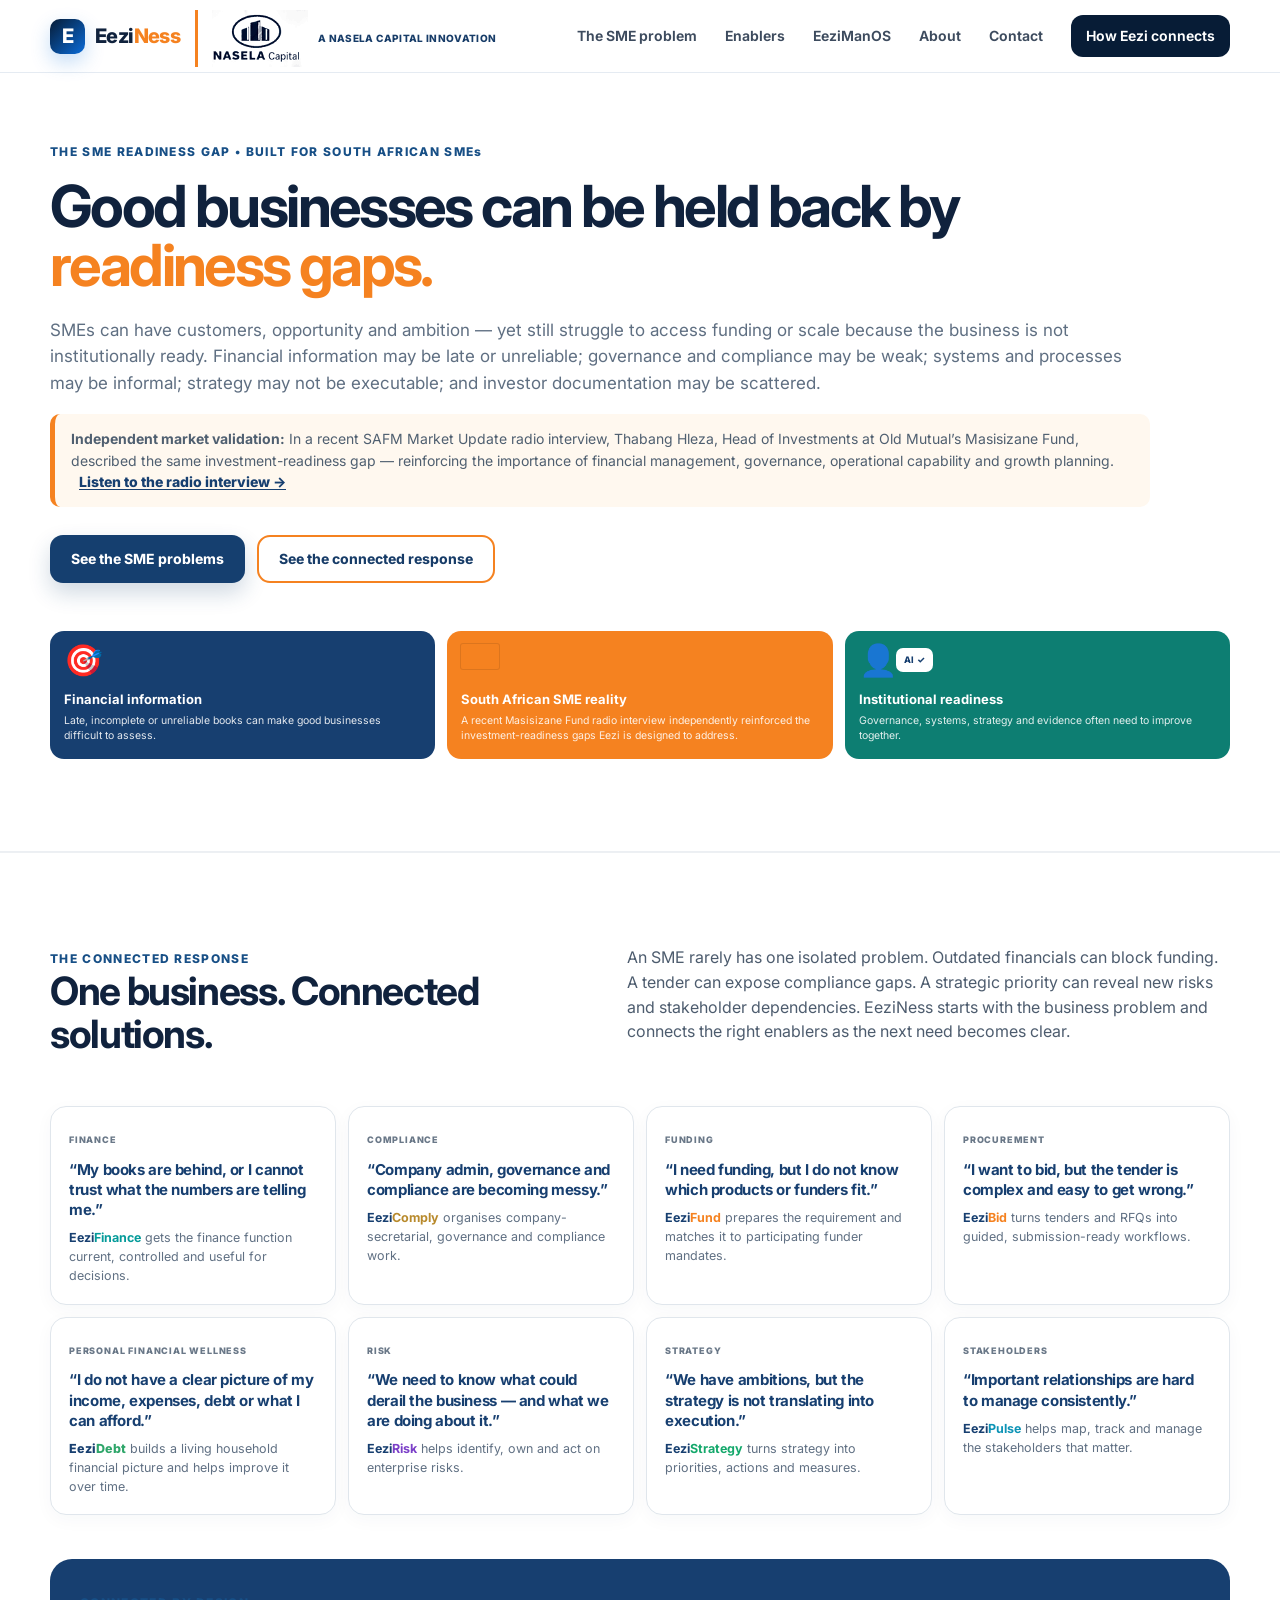
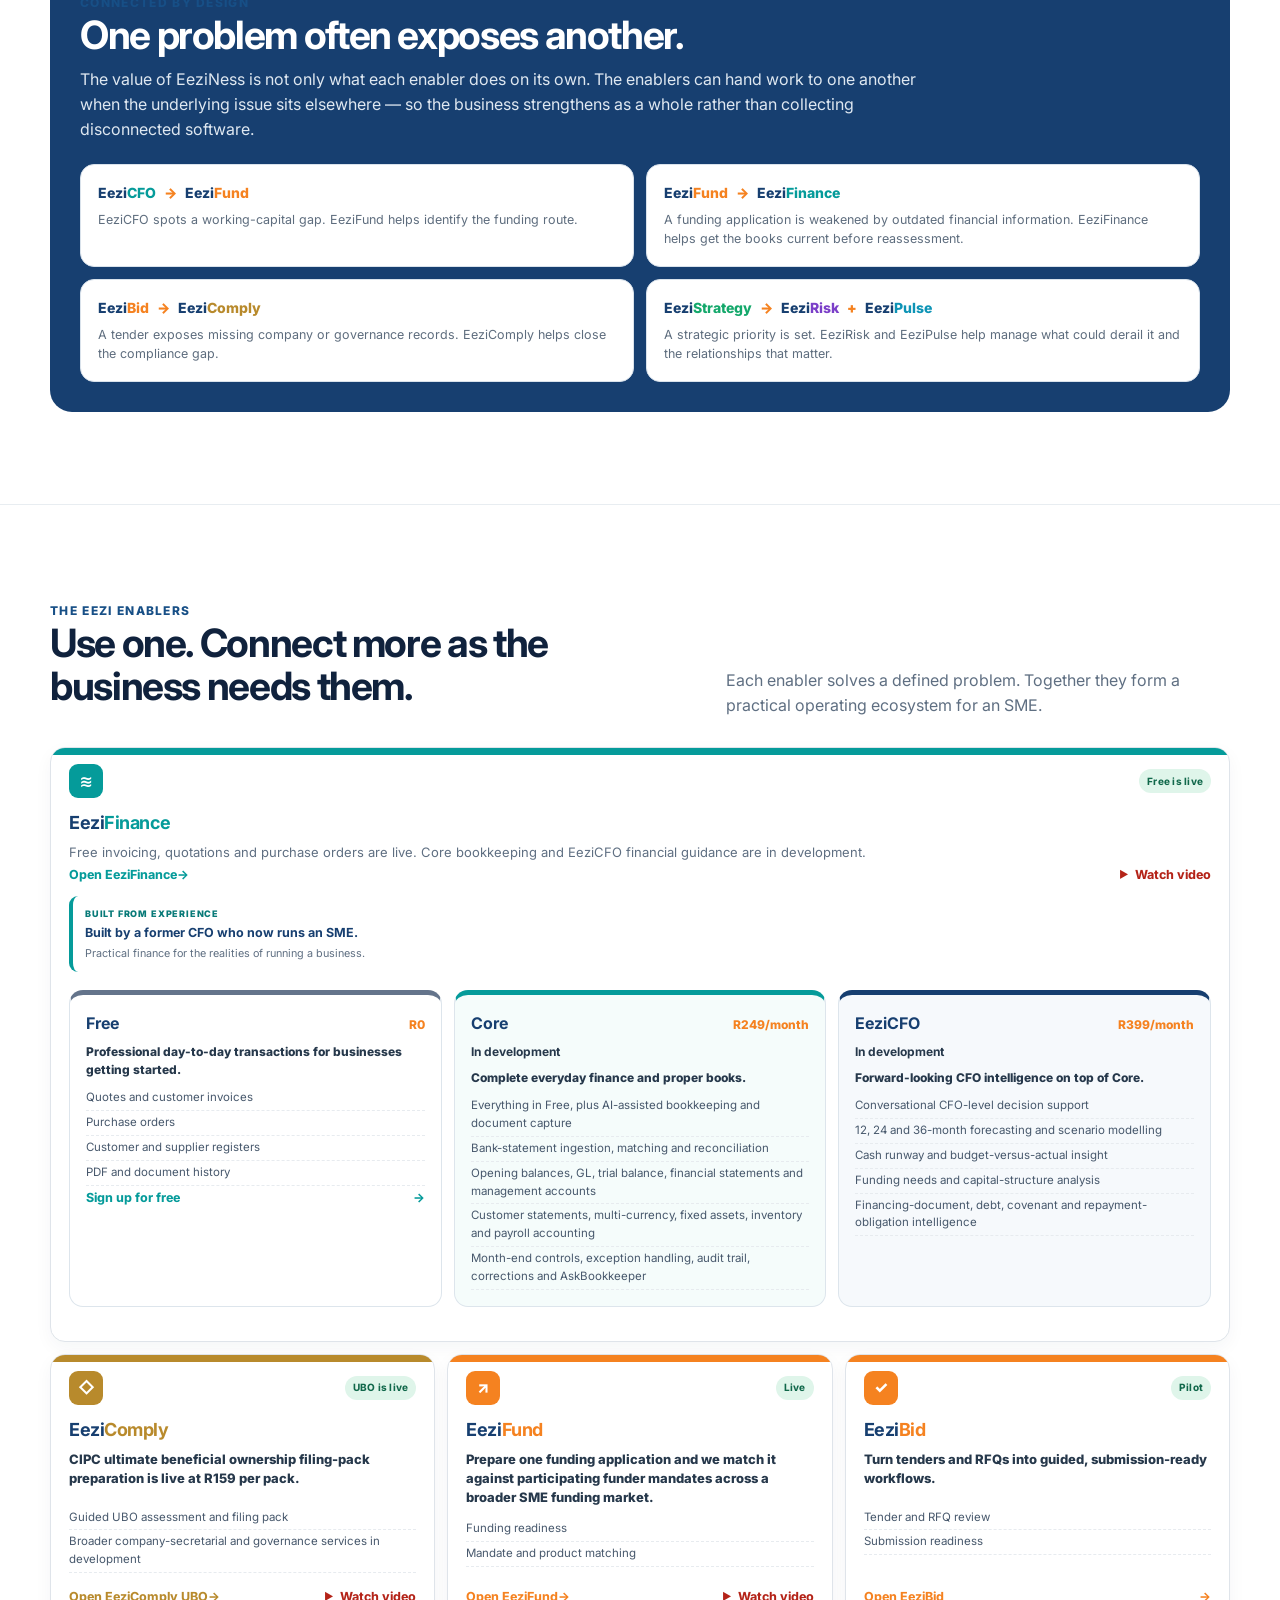
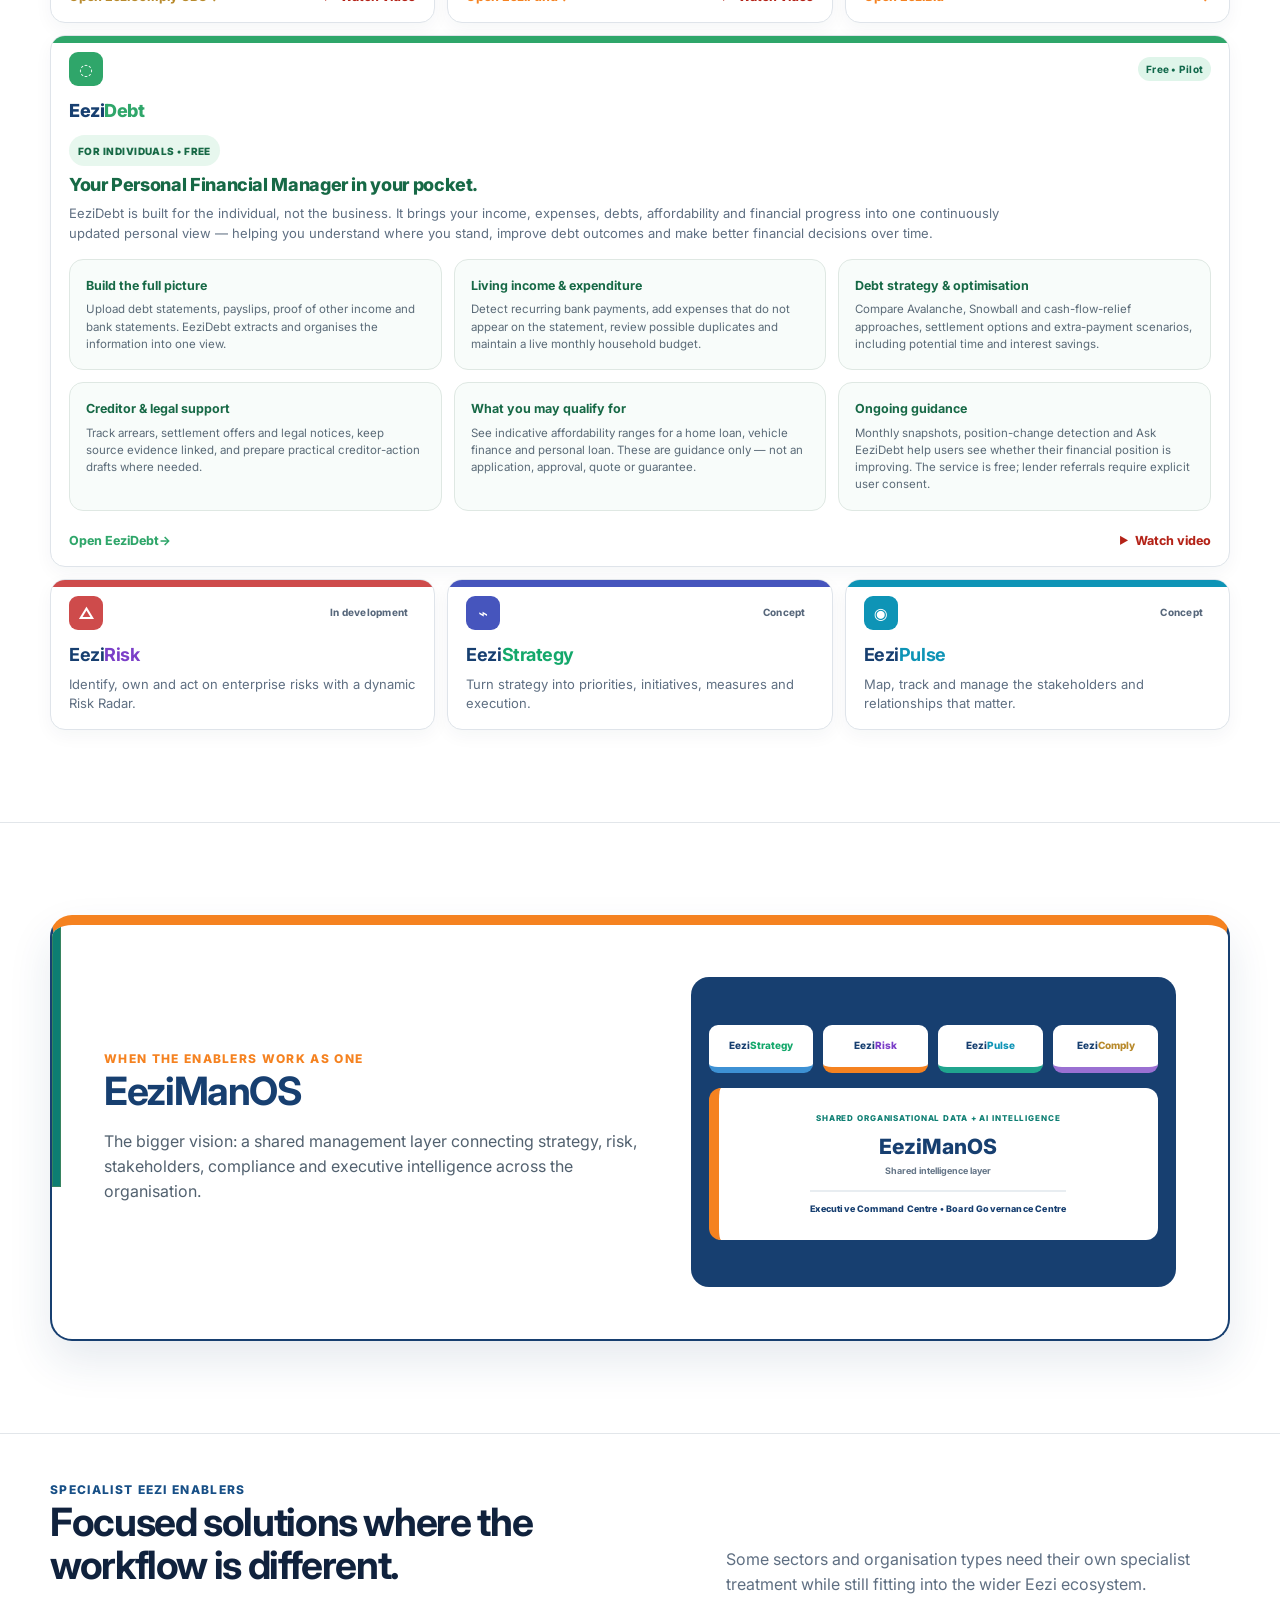
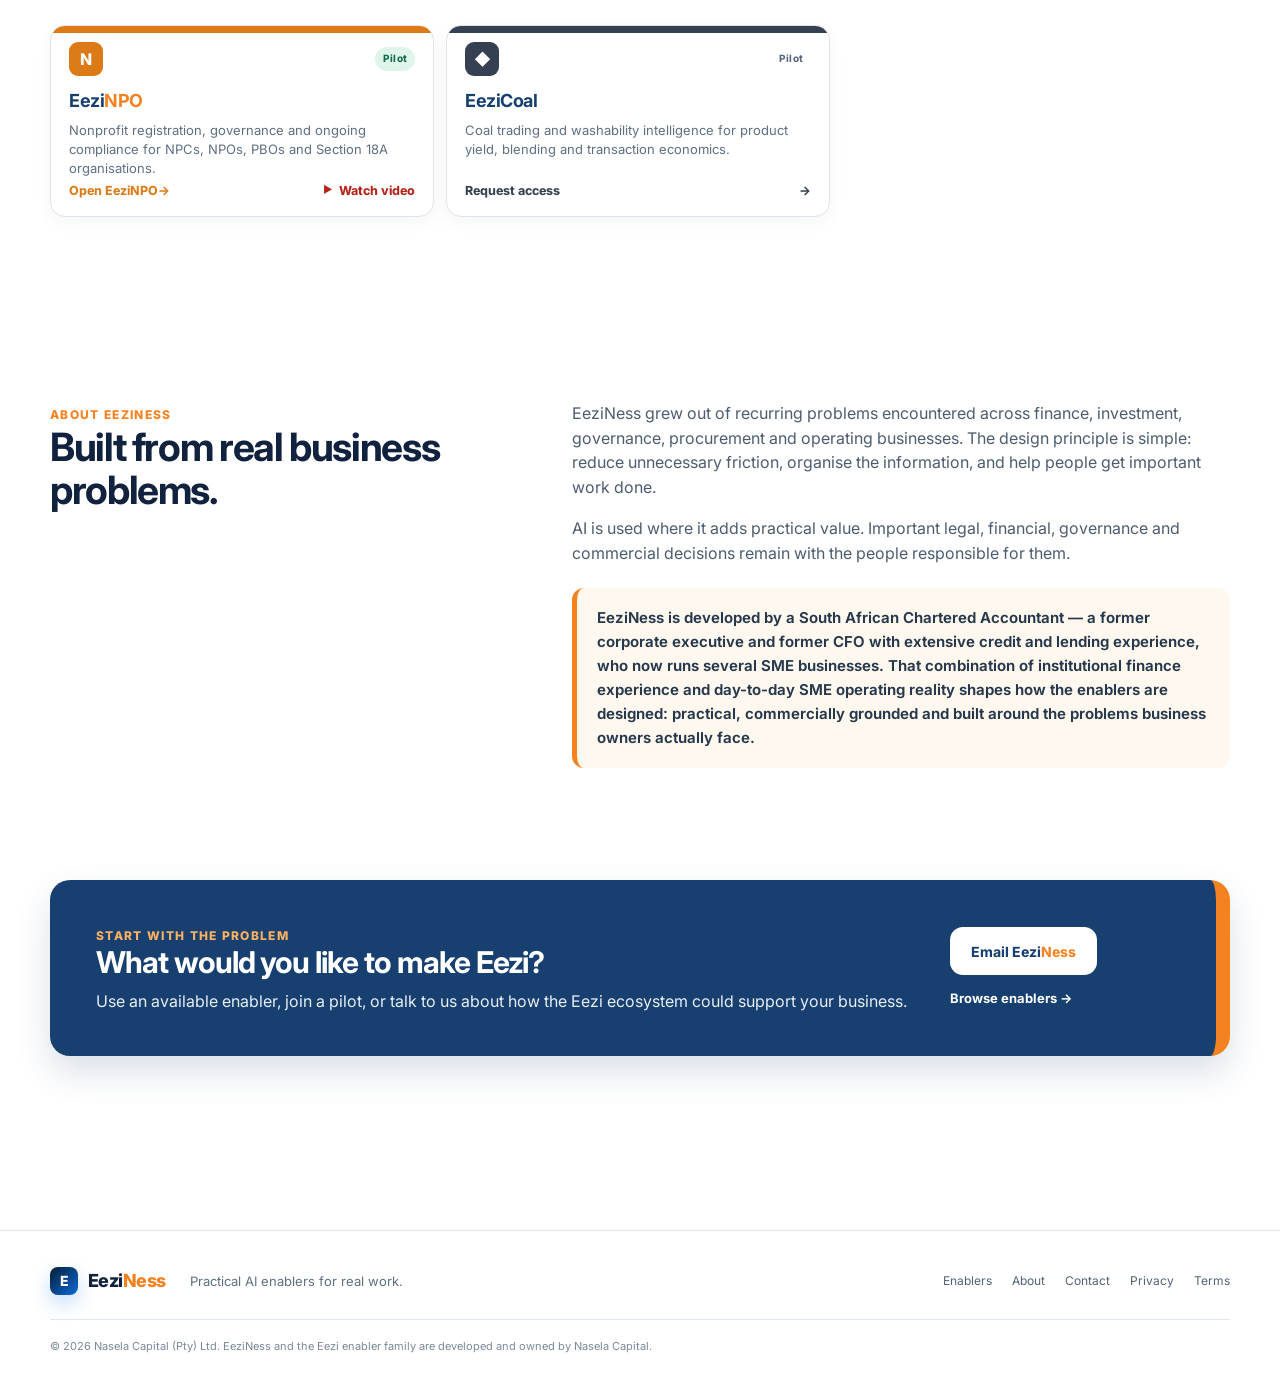
<file: index.html>
<!doctype html>
<html lang="en">
<head>
  <meta charset="utf-8" />
  <meta name="viewport" content="width=device-width, initial-scale=1" />
  <meta name="description" content="EeziNess helps South African SMEs close practical readiness gaps across finance, compliance, funding, procurement, debt, risk and strategy through connected AI-enabled enablers." />
  <title>EeziNess | Practical readiness. Connected solutions.</title>
  <link rel="preconnect" href="https://fonts.googleapis.com">
  <link rel="preconnect" href="https://fonts.gstatic.com" crossorigin>
  <link href="https://fonts.googleapis.com/css2?family=Inter:wght@400;500;600;700;800&display=swap" rel="stylesheet">
  <link rel="stylesheet" href="styles.css?v=20260919-debtwordmark2" />
  <link rel="stylesheet" href="platform-executive.css?v=20260904-sitecopy2" />
  <link rel="stylesheet" href="video-links.css?v=20261014-debt-title" />
</head>
<body>
  <header class="site-header">
    <div class="container nav-wrap">
      <a class="brand" href="#top" aria-label="EeziNess home">
        <span class="brand-mark">E</span>
        <span>Eezi<span class="brand-ness">Ness</span></span>
      </a>
      <button class="nav-toggle" aria-label="Open navigation" aria-expanded="false">☰</button>
      <nav class="nav" aria-label="Primary navigation">
        <a href="#why-eezi">The SME problem</a>
        <a href="#products">Enablers</a>
        <a href="#platform">EeziManOS</a>
        <a href="#about">About</a>
        <a href="#contact">Contact</a>
        <a class="nav-cta" href="#connected">How Eezi connects</a>
      </nav>
    </div>
  </header>

  <main id="top">
    <section class="hero section">
      <div class="container hero-grid">
        <div class="hero-copy">
          <div class="eyebrow">THE SME READINESS GAP • BUILT FOR SOUTH AFRICAN SMEs</div>
          <h1>Good businesses can be held back by <span>readiness gaps.</span></h1>
          <p class="hero-lead">SMEs can have customers, opportunity and ambition — yet still struggle to access funding or scale because the business is not institutionally ready. Financial information may be late or unreliable; governance and compliance may be weak; systems and processes may be informal; strategy may not be executable; and investor documentation may be scattered.</p>
          <p class="hero-validation"><strong>Independent market validation:</strong> In a recent SAFM Market Update radio interview, Thabang Hleza, Head of Investments at Old Mutual’s Masisizane Fund, described the same investment-readiness gap — reinforcing the importance of financial management, governance, operational capability and growth planning. <a href="https://www.moneyweb.co.za/moneyweb-radio/safm-market-update/the-gap-between-smes-seeking-funding-and-their-readiness-to-secure-it/" target="_blank" rel="noopener">Listen to the radio interview →</a></p>
          <div class="hero-actions">
            <a class="btn btn-primary" href="#why-eezi">See the SME problems</a>
            <a class="btn btn-secondary" href="#connected">See the connected response</a>
          </div>
          <div class="trust-row" aria-label="SME readiness themes">
            <div><strong>Financial information</strong><span>Late, incomplete or unreliable books can make good businesses difficult to assess.</span></div>
            <div><strong>South African SME reality</strong><span>A recent Masisizane Fund radio interview independently reinforced the investment-readiness gaps Eezi is designed to address.</span></div>
            <div><strong>Institutional readiness</strong><span>Governance, systems, strategy and evidence often need to improve together.</span></div>
          </div>
        </div>
      </div>
    </section>

    <section id="why-eezi" class="section why-section simplified-why">
      <div class="container">
        <div class="why-intro">
          <div>
            <span class="eyebrow">THE CONNECTED RESPONSE</span>
            <h2>One business. Connected solutions.</h2>
          </div>
          <div class="why-lead">
            <p>An SME rarely has one isolated problem. Outdated financials can block funding. A tender can expose compliance gaps. A strategic priority can reveal new risks and stakeholder dependencies. EeziNess starts with the business problem and connects the right enablers as the next need becomes clear.</p>
          </div>
        </div>

        <div class="problem-grid" aria-label="SME problems and Eezi enablers">
          <article><span>FINANCE</span><h3>“My books are behind, or I cannot trust what the numbers are telling me.”</h3><p><strong><span class="enabler-wordmark name-finance"><span>Eezi</span><span>Finance</span></span></strong> gets the finance function current, controlled and useful for decisions.</p></article>
          <article><span>COMPLIANCE</span><h3>“Company admin, governance and compliance are becoming messy.”</h3><p><strong><span class="enabler-wordmark name-comply"><span>Eezi</span><span>Comply</span></span></strong> organises company-secretarial, governance and compliance work.</p></article>
          <article><span>FUNDING</span><h3>“I need funding, but I do not know which products or funders fit.”</h3><p><strong><span class="enabler-wordmark name-fund"><span>Eezi</span><span>Fund</span></span></strong> prepares the requirement and matches it to participating funder mandates.</p></article>
          <article><span>PROCUREMENT</span><h3>“I want to bid, but the tender is complex and easy to get wrong.”</h3><p><strong><span class="enabler-wordmark name-bid"><span>Eezi</span><span>Bid</span></span></strong> turns tenders and RFQs into guided, submission-ready workflows.</p></article>
          <article><span>PERSONAL FINANCIAL WELLNESS</span><h3>“I do not have a clear picture of my income, expenses, debt or what I can afford.”</h3><p><strong><span class="enabler-wordmark name-debt"><span style="color:#173f70!important;font-weight:800!important">Eezi</span><span style="color:#2fa66a!important;font-weight:800!important">Debt</span></span></strong> builds a living household financial picture and helps improve it over time.</p></article>
          <article><span>RISK</span><h3>“We need to know what could derail the business — and what we are doing about it.”</h3><p><strong><span class="enabler-wordmark name-risk"><span>Eezi</span><span>Risk</span></span></strong> helps identify, own and act on enterprise risks.</p></article>
          <article><span>STRATEGY</span><h3>“We have ambitions, but the strategy is not translating into execution.”</h3><p><strong><span class="enabler-wordmark name-strategy"><span>Eezi</span><span>Strategy</span></span></strong> turns strategy into priorities, actions and measures.</p></article>
          <article><span>STAKEHOLDERS</span><h3>“Important relationships are hard to manage consistently.”</h3><p><strong><span class="enabler-wordmark name-pulse"><span>Eezi</span><span>Pulse</span></span></strong> helps map, track and manage the stakeholders that matter.</p></article>
        </div>

        <div id="connected" class="connected-block">
          <div class="connected-head">
            <span class="eyebrow">CONNECTED BY DESIGN</span>
            <h2>One problem often exposes another.</h2>
            <p>The value of EeziNess is not only what each enabler does on its own. The enablers can hand work to one another when the underlying issue sits elsewhere — so the business strengthens as a whole rather than collecting disconnected software.</p>
          </div>
          <div class="connection-grid">
            <article>
              <div class="connection-path"><span class="enabler-wordmark name-finance"><span>Eezi</span><span>CFO</span></span><i>→</i><span class="enabler-wordmark name-fund"><span>Eezi</span><span>Fund</span></span></div>
              <p>EeziCFO spots a working-capital gap. EeziFund helps identify the funding route.</p>
            </article>
            <article>
              <div class="connection-path"><span class="enabler-wordmark name-fund"><span>Eezi</span><span>Fund</span></span><i>→</i><span class="enabler-wordmark name-finance"><span>Eezi</span><span>Finance</span></span></div>
              <p>A funding application is weakened by outdated financial information. EeziFinance helps get the books current before reassessment.</p>
            </article>
            <article>
              <div class="connection-path"><span class="enabler-wordmark name-bid"><span>Eezi</span><span>Bid</span></span><i>→</i><span class="enabler-wordmark name-comply"><span>Eezi</span><span>Comply</span></span></div>
              <p>A tender exposes missing company or governance records. EeziComply helps close the compliance gap.</p>
            </article>
            <article>
              <div class="connection-path"><span class="enabler-wordmark name-strategy"><span>Eezi</span><span>Strategy</span></span><i>→</i><span class="enabler-wordmark name-risk"><span>Eezi</span><span>Risk</span></span><i>+</i><span class="enabler-wordmark name-pulse"><span>Eezi</span><span>Pulse</span></span></div>
              <p>A strategic priority is set. EeziRisk and EeziPulse help manage what could derail it and the relationships that matter.</p>
            </article>
          </div>
        </div>
      </div>
    </section>

    <section id="products" class="section products-section simplified-products">
      <div class="container">
        <div class="section-heading">
          <div>
            <span class="eyebrow">THE EEZI ENABLERS</span>
            <h2>Use one. Connect more as the business needs them.</h2>
          </div>
          <p>Each enabler solves a defined problem. Together they form a practical operating ecosystem for an SME.</p>
        </div>

        <div class="product-grid core-grid all-enablers-grid">
          <article class="product-card accent-finance featured-product-wide finance-tier-card">
            <div class="product-top"><span class="product-icon">≋</span><span class="pill pill-live">Free is live</span></div>
            <h3><span class="enabler-wordmark name-finance"><span>Eezi</span><span>Finance</span></span></h3>
            <p>Free invoicing, quotations and purchase orders are live. Core bookkeeping and EeziCFO financial guidance are in development.</p>
            <div class="card-actions">
              <a class="card-link" href="/eezifinance">Open EeziFinance <span>→</span></a>
              <a class="card-link video-link" href="https://youtube.com/shorts/xLOEc_aFZZ4?si=5w6DiK-wHv_F_ibE" target="_blank" rel="noopener">Watch video</a>
            </div>
            <div class="experience-note"><span>BUILT FROM EXPERIENCE</span><strong>Built by a former CFO who now runs an SME.</strong><small>Practical finance for the realities of running a business.</small></div>

            <div class="tier-grid" aria-label="EeziFinance plans">
              <div class="tier-summary tier-free">
                <div class="tier-head"><h4>Free</h4><span>R0</span></div>
                <p>Professional day-to-day transactions for businesses getting started.</p>
                <ul>
                  <li>Quotes and customer invoices</li>
                  <li>Purchase orders</li>
                  <li>Customer and supplier registers</li>
                  <li>PDF and document history</li>
                </ul>
                <a class="card-link" href="/eezifinance">Sign up for free <span>→</span></a>
              </div>
              <div class="tier-summary tier-core">
                <div class="tier-head"><h4>Core</h4><span>R249/month</span></div>
                <p><strong>In development</strong></p>
                <p>Complete everyday finance and proper books.</p>
                <ul>
                  <li>Everything in Free, plus AI-assisted bookkeeping and document capture</li>
                  <li>Bank-statement ingestion, matching and reconciliation</li>
                  <li>Opening balances, GL, trial balance, financial statements and management accounts</li>
                  <li>Customer statements, multi-currency, fixed assets, inventory and payroll accounting</li>
                  <li>Month-end controls, exception handling, audit trail, corrections and AskBookkeeper</li>
                </ul>
              </div>
              <div class="tier-summary tier-cfo">
                <div class="tier-head"><h4>EeziCFO</h4><span>R399/month</span></div>
                <p><strong>In development</strong></p>
                <p>Forward-looking CFO intelligence on top of Core.</p>
                <ul>
                  <li>Conversational CFO-level decision support</li>
                  <li>12, 24 and 36-month forecasting and scenario modelling</li>
                  <li>Cash runway and budget-versus-actual insight</li>
                  <li>Funding needs and capital-structure analysis</li>
                  <li>Financing-document, debt, covenant and repayment-obligation intelligence</li>
                </ul>
              </div>
            </div>
          </article>

          <article class="product-card accent-comply">
            <div class="product-top"><span class="product-icon">◇</span><span class="pill pill-live">UBO is live</span></div>
            <h3><span class="enabler-wordmark name-comply"><span>Eezi</span><span>Comply</span></span></h3>
            <p>CIPC ultimate beneficial ownership filing-pack preparation is live at R159 per pack.</p>
            <ul><li>Guided UBO assessment and filing pack</li><li>Broader company-secretarial and governance services in development</li></ul>
            <div class="card-actions">
              <a class="card-link" href="/eezicomply">Open EeziComply UBO <span>→</span></a>
              <a class="card-link video-link" href="https://youtu.be/K5vSvL04E3A?si=Jfu7Ukwe69S0mEC1" target="_blank" rel="noopener">Watch video</a>
            </div>
          </article>

          <article class="product-card accent-fund">
            <div class="product-top"><span class="product-icon">↗</span><span class="pill pill-live">Live</span></div>
            <h3><span class="enabler-wordmark name-fund"><span>Eezi</span><span>Fund</span></span></h3>
            <p>Prepare one funding application and we match it against participating funder mandates across a broader SME funding market.</p>
            <ul><li>Funding readiness</li><li>Mandate and product matching</li></ul>
            <div class="card-actions">
              <a class="card-link" href="/eezifund">Open EeziFund <span>→</span></a>
              <a class="card-link video-link" href="https://youtube.com/shorts/gAU3BK0goGs?si=Nxn-InkGAVlX_2Gy" target="_blank" rel="noopener">Watch video</a>
            </div>
          </article>

          <article class="product-card accent-bid">
            <div class="product-top"><span class="product-icon">✓</span><span class="pill pill-live">Pilot</span></div>
            <h3><span class="enabler-wordmark name-bid"><span>Eezi</span><span>Bid</span></span></h3>
            <p>Turn tenders and RFQs into guided, submission-ready workflows.</p>
            <ul><li>Tender and RFQ review</li><li>Submission readiness</li></ul>
            <a class="card-link" href="/eezibid">Open EeziBid <span>→</span></a>
          </article>

          <article class="product-card accent-debt featured-product-wide debt-expanded-card">
            <div class="product-top"><span class="product-icon">◌</span><span class="pill pill-live">Free • Pilot</span></div>
            <h3><span class="enabler-wordmark name-debt"><span style="color:#173f70!important;font-weight:800!important">Eezi</span><span style="color:#2fa66a!important;font-weight:800!important">Debt</span></span></h3>
            <p>EeziDebt has grown beyond debt organisation into a continuously updated personal financial-wellness enabler: understand the whole household picture, improve debt outcomes and see how affordability changes over time.</p>

            <div class="debt-capability-grid">
              <div>
                <strong>Build the full picture</strong>
                <span>Upload debt statements, payslips, proof of other income and bank statements. EeziDebt extracts and organises the information into one view.</span>
              </div>
              <div>
                <strong>Living income & expenditure</strong>
                <span>Detect recurring bank payments, add expenses that do not appear on the statement, review possible duplicates and maintain a live monthly household budget.</span>
              </div>
              <div>
                <strong>Debt strategy & optimisation</strong>
                <span>Compare Avalanche, Snowball and cash-flow-relief approaches, settlement options and extra-payment scenarios, including potential time and interest savings.</span>
              </div>
              <div>
                <strong>Creditor & legal support</strong>
                <span>Track arrears, settlement offers and legal notices, keep source evidence linked, and prepare practical creditor-action drafts where needed.</span>
              </div>
              <div>
                <strong>What you may qualify for</strong>
                <span>See indicative affordability ranges for a home loan, vehicle finance and personal loan. These are guidance only — not an application, approval, quote or guarantee.</span>
              </div>
              <div>
                <strong>Ongoing guidance</strong>
                <span>Monthly snapshots, position-change detection and Ask EeziDebt help users see whether their financial position is improving. The service is free; lender referrals require explicit user consent.</span>
              </div>
            </div>

            <div class="card-actions">
              <a class="card-link" href="/eezidebt">Open EeziDebt <span>→</span></a>
              <a class="card-link video-link" href="https://youtu.be/RaeZbG5eZ-0?si=FhrImqo3r9MqoNu1" target="_blank" rel="noopener">Watch video</a>
            </div>
          </article>

          <article class="product-card compact accent-red">
            <div class="product-top"><span class="product-icon">△</span><span class="pill">In development</span></div>
            <h3><span class="enabler-wordmark name-risk"><span>Eezi</span><span>Risk</span></span></h3>
            <p>Identify, own and act on enterprise risks with a dynamic Risk Radar.</p>
          </article>

          <article class="product-card compact accent-indigo">
            <div class="product-top"><span class="product-icon">⌁</span><span class="pill">Concept</span></div>
            <h3><span class="enabler-wordmark name-strategy"><span>Eezi</span><span>Strategy</span></span></h3>
            <p>Turn strategy into priorities, initiatives, measures and execution.</p>
          </article>

          <article class="product-card compact accent-cyan">
            <div class="product-top"><span class="product-icon">◉</span><span class="pill">Concept</span></div>
            <h3><span class="enabler-wordmark name-pulse"><span>Eezi</span><span>Pulse</span></span></h3>
            <p>Map, track and manage the stakeholders and relationships that matter.</p>
          </article>
        </div>
      </div>
    </section>

    <section id="platform" class="section platform-section">
      <div class="container platform-card">
        <div class="platform-copy">
          <span class="eyebrow light">WHEN THE ENABLERS WORK AS ONE</span>
          <h2>EeziManOS</h2>
          <p class="platform-lead">The bigger vision: a shared management layer connecting strategy, risk, stakeholders, compliance and executive intelligence across the organisation.</p>
        </div>
        <div class="platform-visual">
          <div class="stack s1"><span class="enabler-wordmark name-strategy"><span>Eezi</span><span>Strategy</span></span></div>
          <div class="stack s2"><span class="enabler-wordmark name-risk"><span>Eezi</span><span>Risk</span></span></div>
          <div class="stack s3"><span class="enabler-wordmark name-pulse"><span>Eezi</span><span>Pulse</span></span></div>
          <div class="stack s4"><span class="enabler-wordmark name-comply"><span>Eezi</span><span>Comply</span></span></div>
          <div class="stack-core">EeziManOS<br><small>Shared intelligence layer</small></div>
        </div>
      </div>
    </section>

    <section id="specialist-products" class="section specialist-section">
      <div class="container">
        <div class="section-heading compact-heading">
          <div><span class="eyebrow">SPECIALIST EEZI ENABLERS</span><h2>Focused solutions where the workflow is different.</h2></div>
          <p>Some sectors and organisation types need their own specialist treatment while still fitting into the wider Eezi ecosystem.</p>
        </div>
        <div class="product-grid specialist-grid">
          <article class="product-card accent-orange">
            <div class="product-top"><span class="product-icon">N</span><span class="pill pill-live">Pilot</span></div>
            <h3><span class="enabler-wordmark name-npo"><span>Eezi</span><span>NPO</span></span></h3>
            <p>Nonprofit registration, governance and ongoing compliance for NPCs, NPOs, PBOs and Section 18A organisations.</p>
            <div class="card-actions">
              <a class="card-link" href="/eezinpo">Open EeziNPO <span>→</span></a>
              <a class="card-link video-link" href="https://youtu.be/6n6hC7ktyPY?si=gJsptPeXXAx0TSAx" target="_blank" rel="noopener">Watch video</a>
            </div>
          </article>
          <article class="product-card accent-coal">
            <div class="product-top"><span class="product-icon">◆</span><span class="pill">Pilot</span></div>
            <h3><span class="enabler-wordmark name-coal"><span>Eezi</span><span>Coal</span></span></h3>
            <p>Coal trading and washability intelligence for product yield, blending and transaction economics.</p>
            <a class="card-link" href="#contact">Request access <span>→</span></a>
          </article>
        </div>
      </div>
    </section>

    <section id="about" class="section about-section simplified-about">
      <div class="container about-origin">
        <div>
          <span class="eyebrow">ABOUT EEZI<span class="brand-ness">NESS</span></span>
          <h2>Built from real business problems.</h2>
        </div>
        <div class="about-origin-copy">
          <p>EeziNess grew out of recurring problems encountered across finance, investment, governance, procurement and operating businesses. The design principle is simple: reduce unnecessary friction, organise the information, and help people get important work done.</p>
          <p>AI is used where it adds practical value. Important legal, financial, governance and commercial decisions remain with the people responsible for them.</p>
        </div>
      </div>
    </section>

    <section id="contact" class="section contact-section">
      <div class="container contact-card">
        <div>
          <span class="eyebrow light">START WITH THE PROBLEM</span>
          <h2>What would you like to make Eezi?</h2>
          <p>Use an available enabler, join a pilot, or talk to us about how the Eezi ecosystem could support your business.</p>
        </div>
        <div class="contact-actions">
          <a class="btn btn-light" href="mailto:hello@eeziness.co.za?subject=EeziNess%20enquiry">Email Eezi<span class="brand-ness">Ness</span></a>
          <a class="text-link light-link" href="#products">Browse enablers →</a>
        </div>
      </div>
    </section>
  </main>

  <footer class="site-footer">
    <div class="container footer-grid">
      <div class="brand footer-brand"><span class="brand-mark small">E</span><span>Eezi<span class="brand-ness">Ness</span></span></div>
      <div class="footer-copy">Practical AI enablers for real work.</div>
      <div class="footer-links"><a href="#products">Enablers</a><a href="#about">About</a><a href="#contact">Contact</a><a href="/privacy">Privacy</a><a href="/terms">Terms</a></div>
      <div class="footer-bottom">© <span id="year"></span> Eezi<span class="brand-ness">Ness</span>. All rights reserved.</div>
    </div>
  </footer>

  <script src="script.js?v=20260919-debtwordmark3"></script>
  <script defer src="/traffic-config.js?v=20261011"></script>
  <script defer src="/traffic.js?v=20261011"></script>
</body>
</html>
</file>
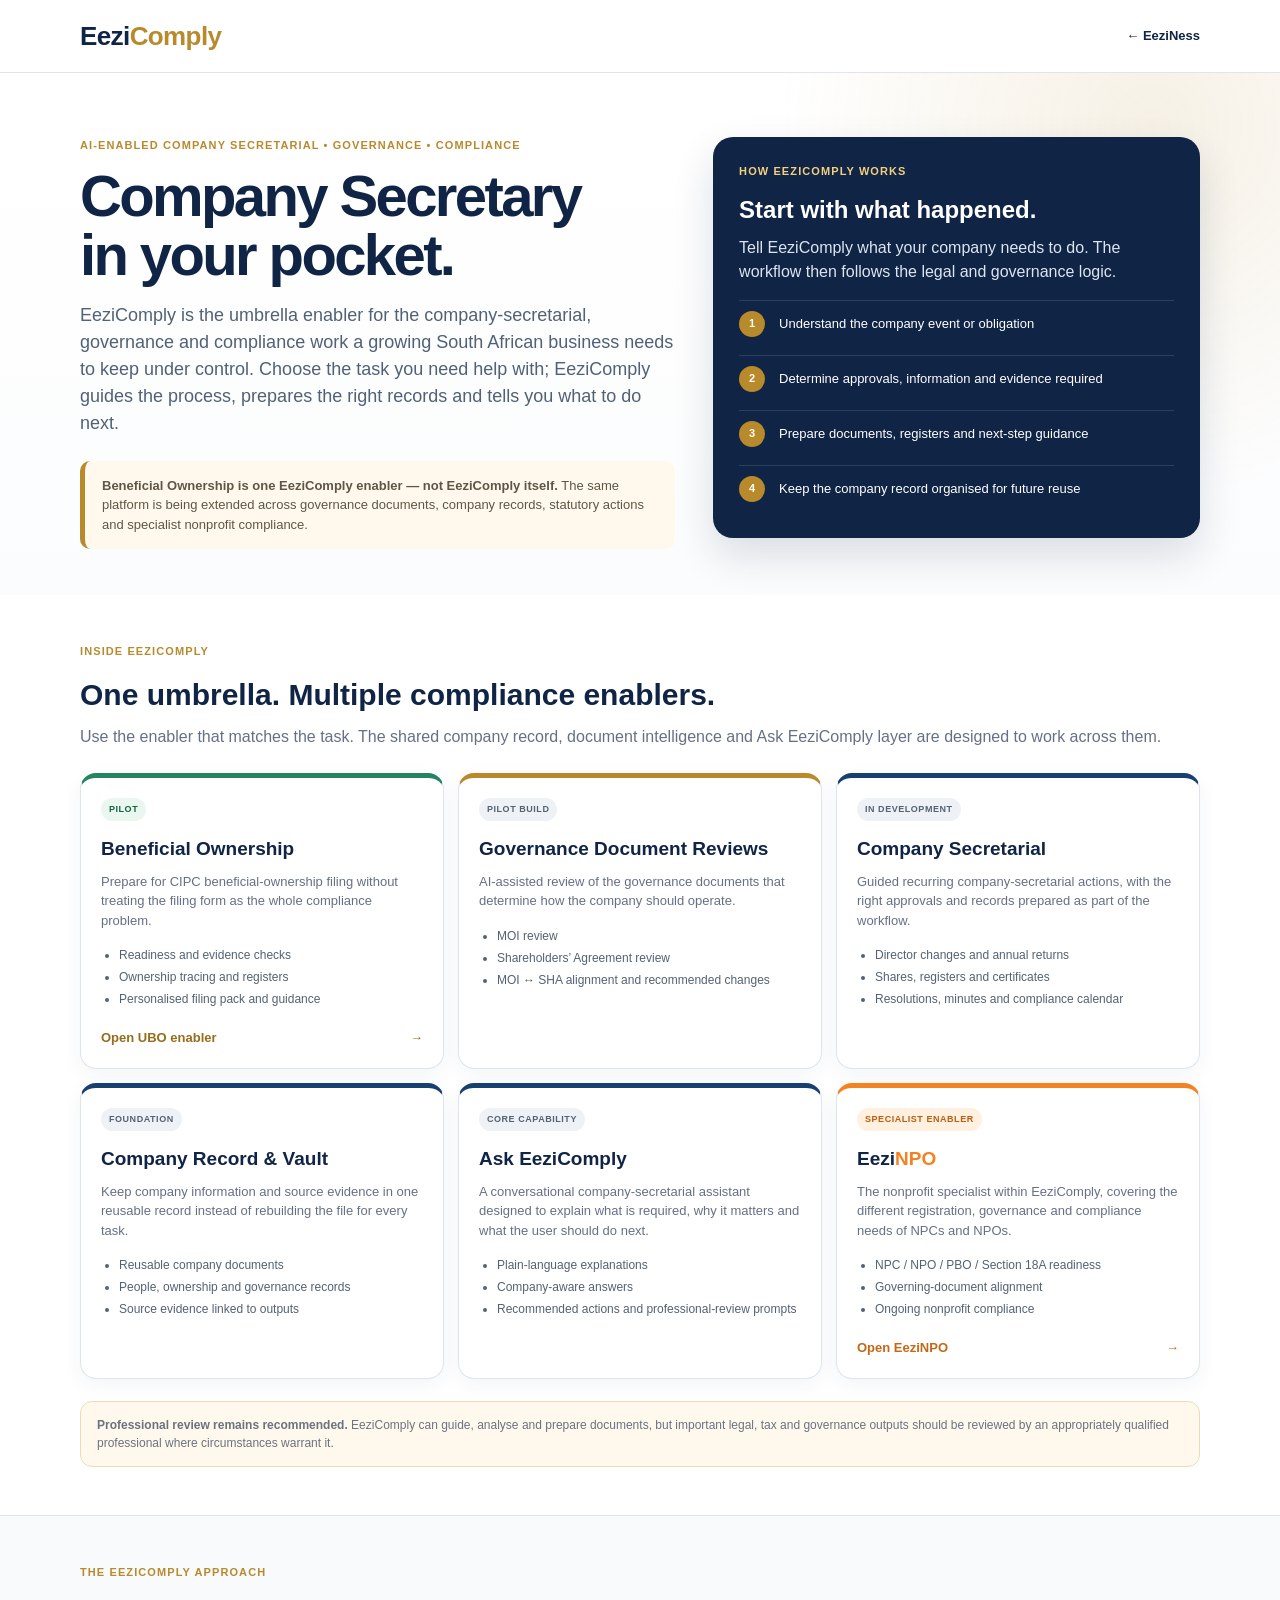
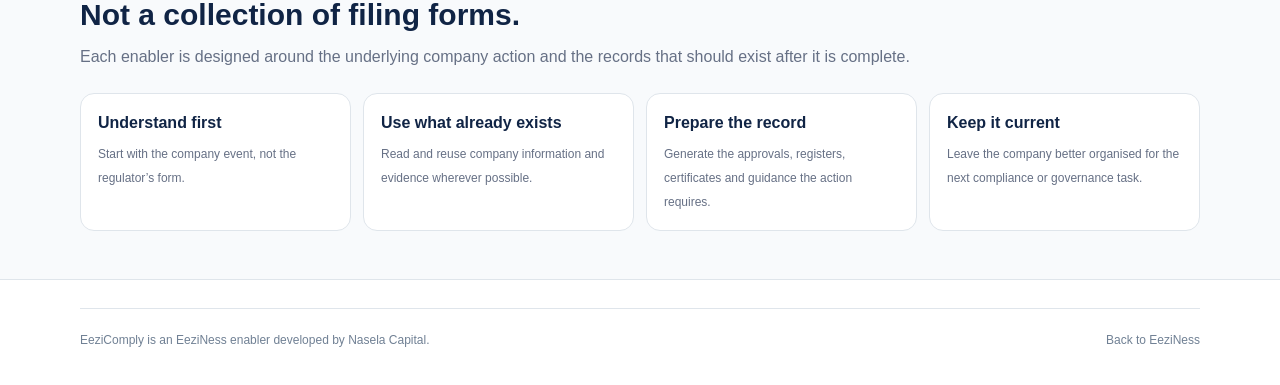
<file: eezicomply/index.html>
<!doctype html>
<html lang="en">
<head>
  <meta charset="utf-8">
  <meta name="viewport" content="width=device-width,initial-scale=1">
  <meta name="theme-color" content="#102445">
  <meta name="description" content="EeziComply is an AI-enabled company-secretarial, governance and compliance enabler for South African SMEs.">
  <title>EeziComply | Company Secretary in your pocket</title>
  <style>
    :root{--navy:#102445;--navy2:#173f70;--gold:#b88a2c;--orange:#f58220;--ink:#243447;--muted:#667085;--line:#dfe5eb;--soft:#f7f8fa;--green:#23845f;--teal:#0d7e72}
    *{box-sizing:border-box}html{scroll-behavior:smooth}body{margin:0;font-family:Arial,Helvetica,sans-serif;background:#fff;color:var(--ink);line-height:1.5}
    a{text-decoration:none;color:inherit}.wrap{width:min(1120px,calc(100% - 36px));margin:auto}
    header{position:sticky;top:0;z-index:20;background:#fff;border-bottom:1px solid var(--line)}
    .head{height:72px;display:flex;align-items:center;justify-content:space-between;gap:20px}
    .brand{font-size:26px;font-weight:900;letter-spacing:-.6px;color:var(--navy)}.brand span{color:var(--gold)}
    .back{font-size:13px;font-weight:700;color:var(--navy)}
    .hero{padding:64px 0 46px;background:radial-gradient(circle at 90% 10%,rgba(184,138,44,.12),transparent 30%),linear-gradient(180deg,#fff,#fbfcfd)}
    .hero-grid{display:grid;grid-template-columns:1.1fr .9fr;gap:38px;align-items:start}
    .eyebrow{font-size:11px;letter-spacing:.1em;font-weight:900;color:var(--gold);margin-bottom:12px}
    h1{font-size:clamp(38px,5vw,58px);line-height:1.02;letter-spacing:-.045em;color:var(--navy);margin:0 0 18px}
    .lead{font-size:18px;color:#526176;max-width:720px;margin:0}
    .hero-note{margin-top:24px;padding:15px 17px;border-left:5px solid var(--gold);background:#fff9ed;border-radius:10px;color:#5f5646;font-size:13px}
    .hero-card{background:var(--navy);color:#fff;border-radius:20px;padding:26px;box-shadow:0 18px 40px rgba(16,36,69,.14)}
    .hero-card h2{margin:0 0 8px;font-size:24px}.hero-card p{margin:0 0 16px;color:#dce5f0}
    .flow{display:grid;gap:8px}.flow div{display:grid;grid-template-columns:30px 1fr;gap:10px;align-items:center;padding:10px 0;border-top:1px solid #ffffff1f}
    .flow b{width:26px;height:26px;border-radius:50%;display:grid;place-items:center;background:var(--gold);color:#fff;font-size:11px}.flow span{font-size:13px}
    .section{padding:48px 0}.section h2{font-size:30px;color:var(--navy);margin:0 0 8px}.section-intro{color:var(--muted);margin:0 0 24px}
    .grid{display:grid;grid-template-columns:repeat(3,1fr);gap:14px}
    .card{position:relative;display:flex;flex-direction:column;min-height:230px;padding:20px;background:#fff;border:1px solid var(--line);border-radius:16px;box-shadow:0 6px 20px rgba(23,63,112,.05)}
    .card.live{border-top:5px solid var(--green)}.card.pilot{border-top:5px solid var(--gold)}.card.special{border-top:5px solid var(--orange)}.card.core{border-top:5px solid var(--navy2)}
    .status{display:inline-flex;width:max-content;padding:5px 8px;border-radius:999px;background:#eef2f6;color:#546274;font-size:9px;font-weight:900;letter-spacing:.06em}
    .status.live{background:#e9f7f0;color:#17663f}.status.special{background:#fff0df;color:#b85f10}
    .card h3{font-size:19px;color:var(--navy);margin:14px 0 8px}.card p{font-size:13px;color:var(--muted);margin:0 0 12px}
    .card ul{padding-left:18px;margin:0 0 16px;color:#536273;font-size:12px}.card li{margin:4px 0}
    .action{margin-top:auto;display:inline-flex;justify-content:space-between;align-items:center;font-size:13px;font-weight:800;color:var(--navy)}
    .action.gold{color:#956d1b}.action.orange{color:#c46817}
    .principles{background:#f8fafc;border-top:1px solid var(--line);border-bottom:1px solid var(--line)}
    .principle-grid{display:grid;grid-template-columns:repeat(4,1fr);gap:12px}
    .principle{background:#fff;border:1px solid var(--line);border-radius:14px;padding:17px}.principle b{display:block;color:var(--navy);margin-bottom:6px}.principle span{font-size:12px;color:var(--muted)}
    .footnote{margin-top:22px;font-size:12px;color:#6b7280;padding:14px 16px;background:#fff9ed;border:1px solid #ecdcb6;border-radius:12px}
    footer{padding:28px 0 36px}.footer{display:flex;justify-content:space-between;gap:16px;align-items:center;border-top:1px solid var(--line);padding-top:22px;color:#708094;font-size:12px}
    @media(max-width:860px){.hero-grid,.grid{grid-template-columns:1fr 1fr}.hero-grid{grid-template-columns:1fr}.principle-grid{grid-template-columns:1fr 1fr}}
    @media(max-width:620px){.wrap{width:min(100% - 28px,1120px)}.head{height:66px}.brand{font-size:23px}.hero{padding:42px 0 34px}.lead{font-size:16px}.grid,.principle-grid{grid-template-columns:1fr}.card{min-height:0}.section{padding:38px 0}.section h2{font-size:26px}.footer{align-items:flex-start;flex-direction:column}}
  </style>
</head>
<body>
<header><div class="wrap head"><a class="brand" href="/"><b>Eezi</b><span>Comply</span></a><a class="back" href="/">← EeziNess</a></div></header>

<section class="hero">
  <div class="wrap hero-grid">
    <div>
      <div class="eyebrow">AI-ENABLED COMPANY SECRETARIAL • GOVERNANCE • COMPLIANCE</div>
      <h1>Company Secretary<br>in your pocket.</h1>
      <p class="lead">EeziComply is the umbrella enabler for the company-secretarial, governance and compliance work a growing South African business needs to keep under control. Choose the task you need help with; EeziComply guides the process, prepares the right records and tells you what to do next.</p>
      <div class="hero-note"><strong>Beneficial Ownership is one EeziComply enabler — not EeziComply itself.</strong> The same platform is being extended across governance documents, company records, statutory actions and specialist nonprofit compliance.</div>
    </div>
    <aside class="hero-card">
      <div class="eyebrow" style="color:#f4cf7e">HOW EEZICOMPLY WORKS</div>
      <h2>Start with what happened.</h2>
      <p>Tell EeziComply what your company needs to do. The workflow then follows the legal and governance logic.</p>
      <div class="flow">
        <div><b>1</b><span>Understand the company event or obligation</span></div>
        <div><b>2</b><span>Determine approvals, information and evidence required</span></div>
        <div><b>3</b><span>Prepare documents, registers and next-step guidance</span></div>
        <div><b>4</b><span>Keep the company record organised for future reuse</span></div>
      </div>
    </aside>
  </div>
</section>

<main>
  <section class="section" id="enablers">
    <div class="wrap">
      <div class="eyebrow">INSIDE EEZICOMPLY</div>
      <h2>One umbrella. Multiple compliance enablers.</h2>
      <p class="section-intro">Use the enabler that matches the task. The shared company record, document intelligence and Ask EeziComply layer are designed to work across them.</p>
      <div class="grid">
        <article class="card live">
          <span class="status live">PILOT</span>
          <h3>Beneficial Ownership</h3>
          <p>Prepare for CIPC beneficial-ownership filing without treating the filing form as the whole compliance problem.</p>
          <ul><li>Readiness and evidence checks</li><li>Ownership tracing and registers</li><li>Personalised filing pack and guidance</li></ul>
          <a class="action gold" href="/eezicomply/ubo.html">Open UBO enabler <span>→</span></a>
        </article>

        <article class="card pilot">
          <span class="status">PILOT BUILD</span>
          <h3>Governance Document Reviews</h3>
          <p>AI-assisted review of the governance documents that determine how the company should operate.</p>
          <ul><li>MOI review</li><li>Shareholders’ Agreement review</li><li>MOI ↔ SHA alignment and recommended changes</li></ul>
        </article>

        <article class="card core">
          <span class="status">IN DEVELOPMENT</span>
          <h3>Company Secretarial</h3>
          <p>Guided recurring company-secretarial actions, with the right approvals and records prepared as part of the workflow.</p>
          <ul><li>Director changes and annual returns</li><li>Shares, registers and certificates</li><li>Resolutions, minutes and compliance calendar</li></ul>
        </article>

        <article class="card core">
          <span class="status">FOUNDATION</span>
          <h3>Company Record & Vault</h3>
          <p>Keep company information and source evidence in one reusable record instead of rebuilding the file for every task.</p>
          <ul><li>Reusable company documents</li><li>People, ownership and governance records</li><li>Source evidence linked to outputs</li></ul>
        </article>

        <article class="card core">
          <span class="status">CORE CAPABILITY</span>
          <h3>Ask EeziComply</h3>
          <p>A conversational company-secretarial assistant designed to explain what is required, why it matters and what the user should do next.</p>
          <ul><li>Plain-language explanations</li><li>Company-aware answers</li><li>Recommended actions and professional-review prompts</li></ul>
        </article>

        <article class="card special">
          <span class="status special">SPECIALIST ENABLER</span>
          <h3>Eezi<span style="color:var(--orange)">NPO</span></h3>
          <p>The nonprofit specialist within EeziComply, covering the different registration, governance and compliance needs of NPCs and NPOs.</p>
          <ul><li>NPC / NPO / PBO / Section 18A readiness</li><li>Governing-document alignment</li><li>Ongoing nonprofit compliance</li></ul>
          <a class="action orange" href="https://eezinpo-pilot.vercel.app">Open EeziNPO <span>→</span></a>
        </article>
      </div>
      <div class="footnote"><strong>Professional review remains recommended.</strong> EeziComply can guide, analyse and prepare documents, but important legal, tax and governance outputs should be reviewed by an appropriately qualified professional where circumstances warrant it.</div>
    </div>
  </section>

  <section class="section principles">
    <div class="wrap">
      <div class="eyebrow">THE EEZICOMPLY APPROACH</div>
      <h2>Not a collection of filing forms.</h2>
      <p class="section-intro">Each enabler is designed around the underlying company action and the records that should exist after it is complete.</p>
      <div class="principle-grid">
        <div class="principle"><b>Understand first</b><span>Start with the company event, not the regulator’s form.</span></div>
        <div class="principle"><b>Use what already exists</b><span>Read and reuse company information and evidence wherever possible.</span></div>
        <div class="principle"><b>Prepare the record</b><span>Generate the approvals, registers, certificates and guidance the action requires.</span></div>
        <div class="principle"><b>Keep it current</b><span>Leave the company better organised for the next compliance or governance task.</span></div>
      </div>
    </div>
  </section>
</main>

<footer><div class="wrap footer"><span>EeziComply is an EeziNess enabler developed by Nasela Capital.</span><a href="/">Back to EeziNess</a></div></footer>
</body>
</html>
</file>
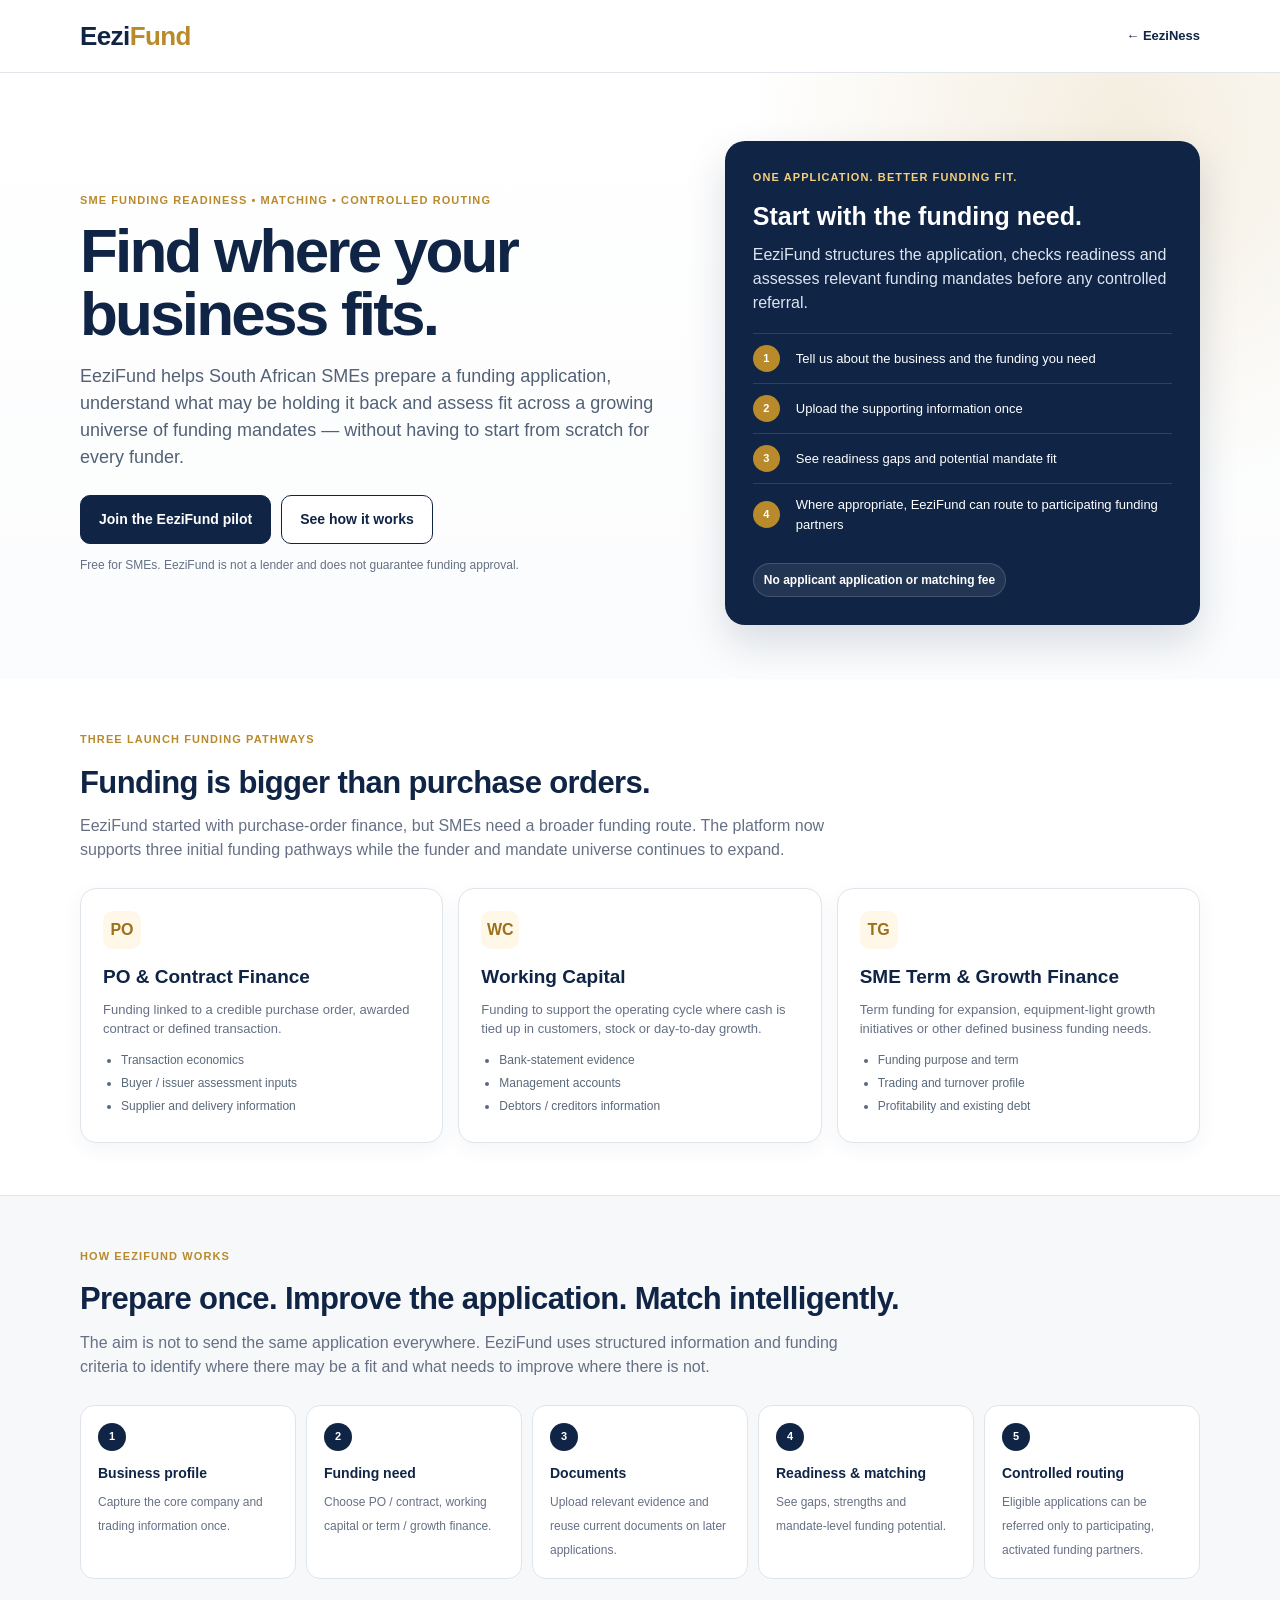
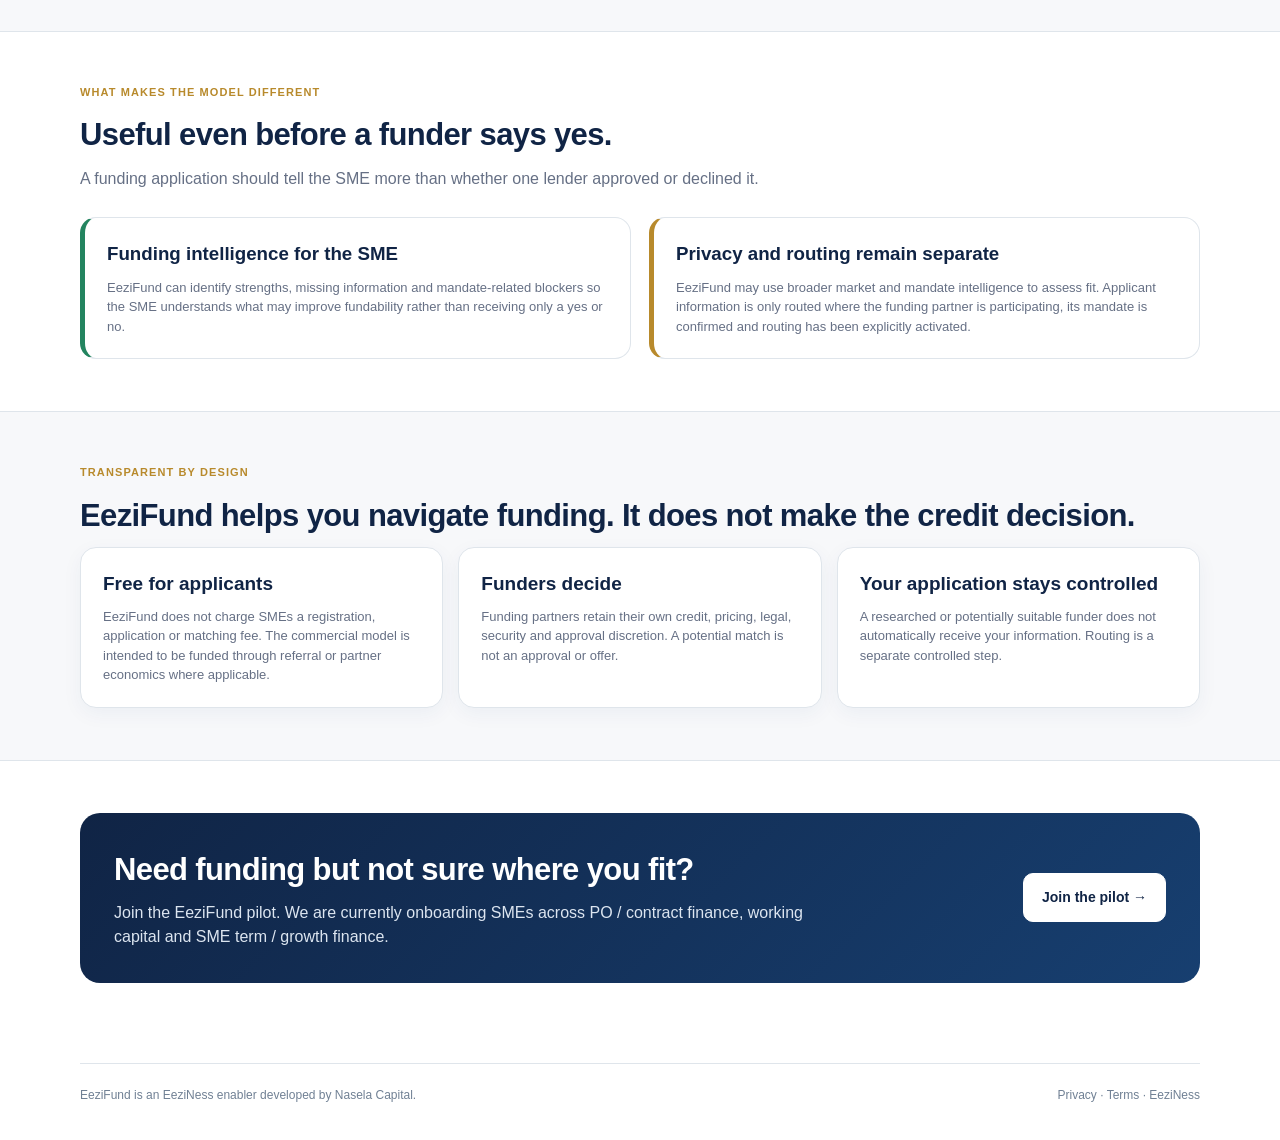
<file: eezifund/index.html>
<!doctype html>
<html lang="en">
<head>
  <meta charset="utf-8">
  <meta name="viewport" content="width=device-width,initial-scale=1">
  <meta name="theme-color" content="#102445">
  <meta name="description" content="EeziFund helps South African SMEs prepare funding applications, understand funding readiness and assess fit across funding mandates for PO and contract finance, working capital and SME term or growth finance.">
  <title>EeziFund | Find where your business fits</title>
  <style>
    :root{--navy:#102445;--blue:#173f70;--gold:#b88a2c;--gold2:#d7aa45;--ink:#243447;--muted:#667085;--line:#dfe5eb;--soft:#f7f8fa;--green:#23845f;--white:#fff}
    *{box-sizing:border-box}html{scroll-behavior:smooth}body{margin:0;font-family:Arial,Helvetica,sans-serif;background:#fff;color:var(--ink);line-height:1.5}a{text-decoration:none;color:inherit}.wrap{width:min(1120px,calc(100% - 36px));margin:auto}
    header{position:sticky;top:0;z-index:20;background:#fff;border-bottom:1px solid var(--line)}.head{height:72px;display:flex;align-items:center;justify-content:space-between;gap:20px}.brand{font-size:26px;font-weight:900;letter-spacing:-.6px;color:var(--navy)}.brand span{color:var(--gold)}.back{font-size:13px;font-weight:700;color:var(--navy)}
    .hero{padding:68px 0 54px;background:radial-gradient(circle at 88% 8%,rgba(184,138,44,.15),transparent 30%),linear-gradient(180deg,#fff,#fbfcfd)}.hero-grid{display:grid;grid-template-columns:1.12fr .88fr;gap:40px;align-items:center}.eyebrow{font-size:11px;letter-spacing:.1em;font-weight:900;color:var(--gold);margin-bottom:12px}h1{font-size:clamp(40px,5.4vw,62px);line-height:1.01;letter-spacing:-.045em;color:var(--navy);margin:0 0 18px}.lead{font-size:18px;color:#526176;max-width:700px;margin:0 0 24px}.actions{display:flex;flex-wrap:wrap;gap:10px}.btn{display:inline-flex;align-items:center;justify-content:center;padding:13px 18px;border-radius:10px;font-size:14px;font-weight:800;border:1px solid var(--navy)}.btn.primary{background:var(--navy);color:#fff}.btn.secondary{color:var(--navy);background:#fff}.micro{margin-top:12px;color:var(--muted);font-size:12px}
    .hero-card{background:var(--navy);color:#fff;border-radius:20px;padding:28px;box-shadow:0 18px 40px rgba(16,36,69,.15)}.hero-card h2{font-size:25px;margin:0 0 8px}.hero-card p{margin:0 0 18px;color:#dce5f0}.flow{display:grid;gap:0}.flow div{display:grid;grid-template-columns:32px 1fr;gap:11px;align-items:center;padding:11px 0;border-top:1px solid #ffffff20}.flow b{width:27px;height:27px;border-radius:50%;display:grid;place-items:center;background:var(--gold);font-size:11px}.flow span{font-size:13px}.free-chip{display:inline-flex;margin-top:18px;padding:7px 10px;border-radius:999px;background:#ffffff14;border:1px solid #ffffff28;font-size:12px;font-weight:800}
    .section{padding:52px 0}.section.soft{background:var(--soft);border-top:1px solid var(--line);border-bottom:1px solid var(--line)}.section h2{font-size:31px;color:var(--navy);margin:0 0 8px;letter-spacing:-.02em}.section-intro{color:var(--muted);max-width:800px;margin:0 0 26px}.grid3{display:grid;grid-template-columns:repeat(3,1fr);gap:15px}.card{background:#fff;border:1px solid var(--line);border-radius:16px;padding:22px;box-shadow:0 6px 20px rgba(23,63,112,.05)}.card .icon{width:38px;height:38px;border-radius:10px;background:#fff7e7;color:#9b711e;display:grid;place-items:center;font-weight:900;margin-bottom:14px}.card h3{color:var(--navy);font-size:19px;margin:0 0 8px}.card p{font-size:13px;color:var(--muted);margin:0}.card ul{padding-left:18px;color:#59697b;font-size:12px;margin:12px 0 0}.card li{margin:5px 0}
    .steps{display:grid;grid-template-columns:repeat(5,1fr);gap:10px}.step{border:1px solid var(--line);border-radius:14px;padding:17px;background:#fff}.step b{display:grid;place-items:center;width:28px;height:28px;border-radius:50%;background:var(--navy);color:#fff;font-size:11px;margin-bottom:12px}.step strong{display:block;color:var(--navy);font-size:14px;margin-bottom:5px}.step span{font-size:12px;color:var(--muted)}
    .truth{display:grid;grid-template-columns:1fr 1fr;gap:18px}.truth-card{padding:22px;border-radius:16px;border:1px solid var(--line);background:#fff}.truth-card h3{margin:0 0 10px;color:var(--navy)}.truth-card p{font-size:13px;color:var(--muted);margin:0}.truth-card.good{border-left:5px solid var(--green)}.truth-card.note{border-left:5px solid var(--gold)}
    .cta{padding:34px;border-radius:20px;background:linear-gradient(135deg,var(--navy),#173f70);color:#fff;display:grid;grid-template-columns:1fr auto;gap:28px;align-items:center}.cta h2{color:#fff;margin:0 0 8px}.cta p{margin:0;color:#dce5f0;max-width:700px}.cta .btn{border-color:#fff;background:#fff;color:var(--navy)}
    footer{padding:28px 0 36px}.footer{display:flex;justify-content:space-between;gap:16px;align-items:center;border-top:1px solid var(--line);padding-top:22px;color:#708094;font-size:12px}
    @media(max-width:900px){.hero-grid{grid-template-columns:1fr}.grid3{grid-template-columns:1fr 1fr}.steps{grid-template-columns:1fr 1fr}.cta{grid-template-columns:1fr}}
    @media(max-width:620px){.wrap{width:min(100% - 28px,1120px)}.head{height:66px}.brand{font-size:23px}.hero{padding:44px 0 36px}.lead{font-size:16px}.grid3,.steps,.truth{grid-template-columns:1fr}.section{padding:40px 0}.section h2{font-size:27px}.footer{align-items:flex-start;flex-direction:column}.btn{width:100%}}
  </style>
</head>
<body>
<header><div class="wrap head"><a class="brand" href="/"><b>Eezi</b><span>Fund</span></a><a class="back" href="/">← EeziNess</a></div></header>

<section class="hero">
  <div class="wrap hero-grid">
    <div>
      <div class="eyebrow">SME FUNDING READINESS • MATCHING • CONTROLLED ROUTING</div>
      <h1>Find where your<br>business fits.</h1>
      <p class="lead">EeziFund helps South African SMEs prepare a funding application, understand what may be holding it back and assess fit across a growing universe of funding mandates — without having to start from scratch for every funder.</p>
      <div class="actions">
        <a class="btn primary" href="mailto:mzamok@naselacapital.com?subject=EeziFund%20pilot%20application">Join the EeziFund pilot</a>
        <a class="btn secondary" href="#how">See how it works</a>
      </div>
      <div class="micro">Free for SMEs. EeziFund is not a lender and does not guarantee funding approval.</div>
    </div>
    <aside class="hero-card">
      <div class="eyebrow" style="color:#f4cf7e">ONE APPLICATION. BETTER FUNDING FIT.</div>
      <h2>Start with the funding need.</h2>
      <p>EeziFund structures the application, checks readiness and assesses relevant funding mandates before any controlled referral.</p>
      <div class="flow">
        <div><b>1</b><span>Tell us about the business and the funding you need</span></div>
        <div><b>2</b><span>Upload the supporting information once</span></div>
        <div><b>3</b><span>See readiness gaps and potential mandate fit</span></div>
        <div><b>4</b><span>Where appropriate, EeziFund can route to participating funding partners</span></div>
      </div>
      <span class="free-chip">No applicant application or matching fee</span>
    </aside>
  </div>
</section>

<main>
  <section class="section">
    <div class="wrap">
      <div class="eyebrow">THREE LAUNCH FUNDING PATHWAYS</div>
      <h2>Funding is bigger than purchase orders.</h2>
      <p class="section-intro">EeziFund started with purchase-order finance, but SMEs need a broader funding route. The platform now supports three initial funding pathways while the funder and mandate universe continues to expand.</p>
      <div class="grid3">
        <article class="card"><div class="icon">PO</div><h3>PO & Contract Finance</h3><p>Funding linked to a credible purchase order, awarded contract or defined transaction.</p><ul><li>Transaction economics</li><li>Buyer / issuer assessment inputs</li><li>Supplier and delivery information</li></ul></article>
        <article class="card"><div class="icon">WC</div><h3>Working Capital</h3><p>Funding to support the operating cycle where cash is tied up in customers, stock or day-to-day growth.</p><ul><li>Bank-statement evidence</li><li>Management accounts</li><li>Debtors / creditors information</li></ul></article>
        <article class="card"><div class="icon">TG</div><h3>SME Term & Growth Finance</h3><p>Term funding for expansion, equipment-light growth initiatives or other defined business funding needs.</p><ul><li>Funding purpose and term</li><li>Trading and turnover profile</li><li>Profitability and existing debt</li></ul></article>
      </div>
    </div>
  </section>

  <section class="section soft" id="how">
    <div class="wrap">
      <div class="eyebrow">HOW EEZIFUND WORKS</div>
      <h2>Prepare once. Improve the application. Match intelligently.</h2>
      <p class="section-intro">The aim is not to send the same application everywhere. EeziFund uses structured information and funding criteria to identify where there may be a fit and what needs to improve where there is not.</p>
      <div class="steps">
        <div class="step"><b>1</b><strong>Business profile</strong><span>Capture the core company and trading information once.</span></div>
        <div class="step"><b>2</b><strong>Funding need</strong><span>Choose PO / contract, working capital or term / growth finance.</span></div>
        <div class="step"><b>3</b><strong>Documents</strong><span>Upload relevant evidence and reuse current documents on later applications.</span></div>
        <div class="step"><b>4</b><strong>Readiness & matching</strong><span>See gaps, strengths and mandate-level funding potential.</span></div>
        <div class="step"><b>5</b><strong>Controlled routing</strong><span>Eligible applications can be referred only to participating, activated funding partners.</span></div>
      </div>
    </div>
  </section>

  <section class="section">
    <div class="wrap">
      <div class="eyebrow">WHAT MAKES THE MODEL DIFFERENT</div>
      <h2>Useful even before a funder says yes.</h2>
      <p class="section-intro">A funding application should tell the SME more than whether one lender approved or declined it.</p>
      <div class="truth">
        <div class="truth-card good"><h3>Funding intelligence for the SME</h3><p>EeziFund can identify strengths, missing information and mandate-related blockers so the SME understands what may improve fundability rather than receiving only a yes or no.</p></div>
        <div class="truth-card note"><h3>Privacy and routing remain separate</h3><p>EeziFund may use broader market and mandate intelligence to assess fit. Applicant information is only routed where the funding partner is participating, its mandate is confirmed and routing has been explicitly activated.</p></div>
      </div>
    </div>
  </section>

  <section class="section soft">
    <div class="wrap">
      <div class="eyebrow">TRANSPARENT BY DESIGN</div>
      <h2>EeziFund helps you navigate funding. It does not make the credit decision.</h2>
      <div class="grid3">
        <article class="card"><h3>Free for applicants</h3><p>EeziFund does not charge SMEs a registration, application or matching fee. The commercial model is intended to be funded through referral or partner economics where applicable.</p></article>
        <article class="card"><h3>Funders decide</h3><p>Funding partners retain their own credit, pricing, legal, security and approval discretion. A potential match is not an approval or offer.</p></article>
        <article class="card"><h3>Your application stays controlled</h3><p>A researched or potentially suitable funder does not automatically receive your information. Routing is a separate controlled step.</p></article>
      </div>
    </div>
  </section>

  <section class="section">
    <div class="wrap">
      <div class="cta">
        <div><h2>Need funding but not sure where you fit?</h2><p>Join the EeziFund pilot. We are currently onboarding SMEs across PO / contract finance, working capital and SME term / growth finance.</p></div>
        <a class="btn" href="mailto:mzamok@naselacapital.com?subject=EeziFund%20pilot%20application">Join the pilot →</a>
      </div>
    </div>
  </section>
</main>

<footer><div class="wrap footer"><span>EeziFund is an EeziNess enabler developed by Nasela Capital.</span><span><a href="/privacy">Privacy</a> · <a href="/terms">Terms</a> · <a href="/">EeziNess</a></span></div></footer>
</body>
</html>
</file>
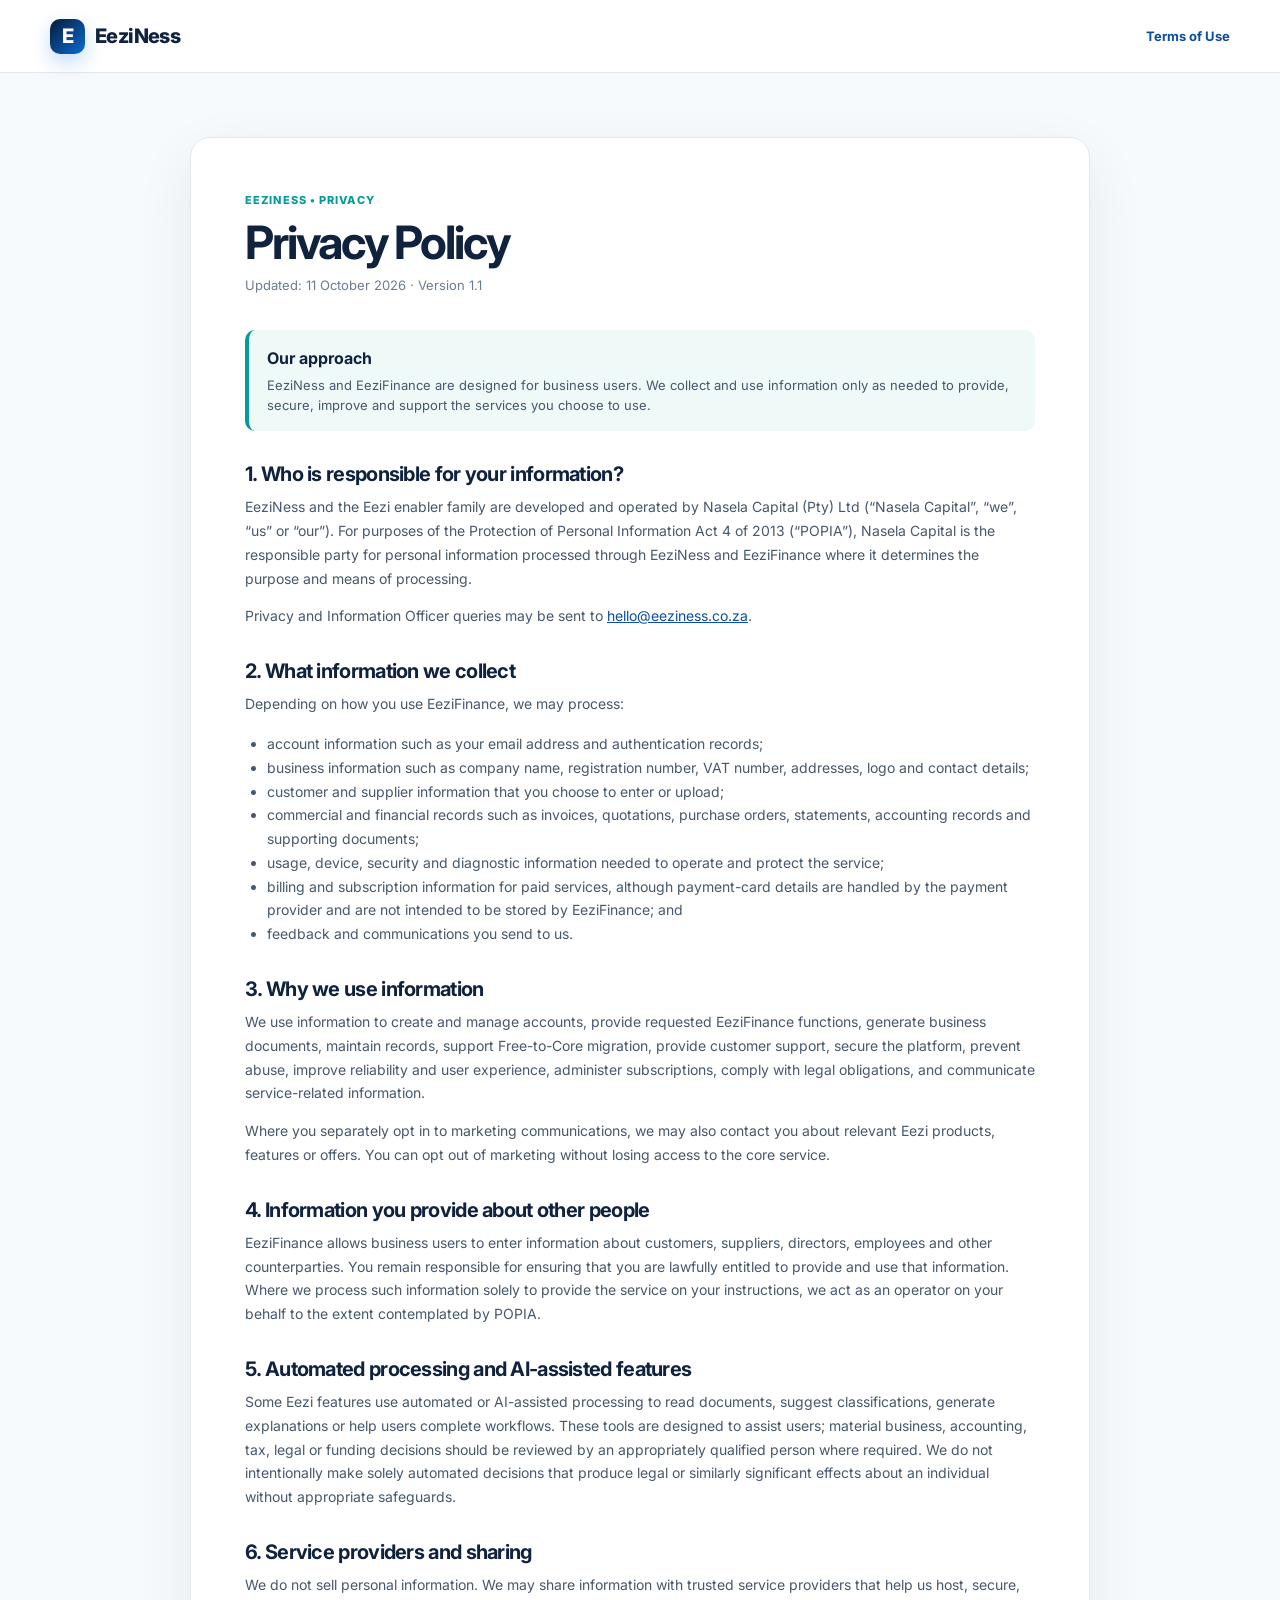
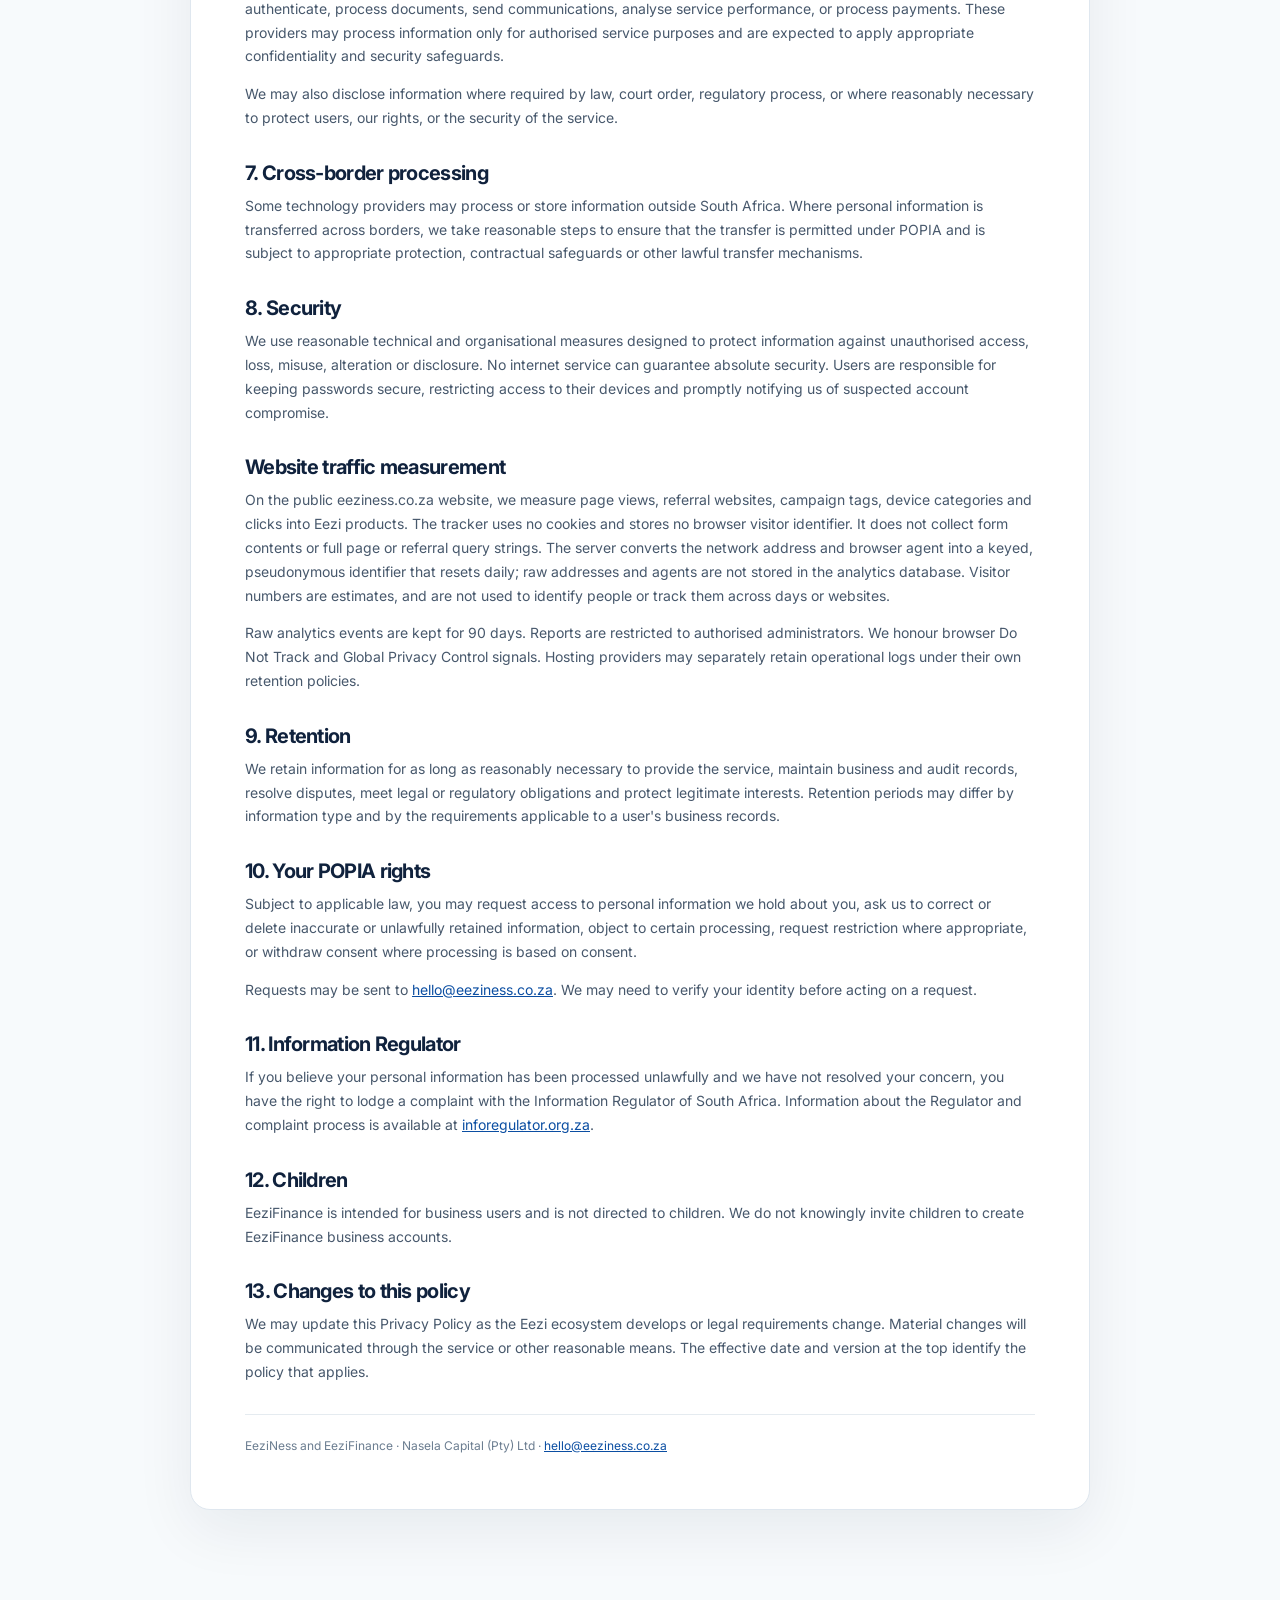
<file: privacy.html>
<!doctype html>
<html lang="en">
<head>
  <meta charset="UTF-8" />
  <meta name="viewport" content="width=device-width, initial-scale=1" />
  <link rel="preconnect" href="https://fonts.googleapis.com">
  <link rel="preconnect" href="https://fonts.gstatic.com" crossorigin>
  <link href="https://fonts.googleapis.com/css2?family=Inter:wght@400;500;600;700;800&display=swap" rel="stylesheet">
  <link rel="stylesheet" href="styles.css?v=20260902-legal" />
  <style>
    .legal-page{background:#f7fafc;min-height:100vh}
    .legal-header{background:#fff;border-bottom:1px solid #dfe7ef}
    .legal-nav{height:72px;display:flex;align-items:center;justify-content:space-between;gap:20px}
    .legal-nav a:last-child{font-size:13px;font-weight:700;color:#0b4ea2}
    .legal-wrap{width:min(900px,calc(100% - 40px));margin:0 auto;padding:64px 0 90px}
    .legal-card{background:#fff;border:1px solid #dfe7ef;border-radius:20px;box-shadow:0 20px 60px rgba(16,34,61,.07);padding:clamp(24px,5vw,54px)}
    .legal-eyebrow{font-size:11px;letter-spacing:.1em;font-weight:800;color:#059b9a;margin-bottom:10px}
    .legal-card h1{font-size:clamp(32px,5vw,46px);margin-bottom:8px}
    .legal-card .updated{color:#6b7d90;font-size:13px;margin-bottom:34px}
    .legal-card h2{font-size:20px;margin:32px 0 10px}
    .legal-card h3{font-size:16px;margin:22px 0 8px}
    .legal-card p,.legal-card li{font-size:14px;color:#47586c;line-height:1.7}
    .legal-card ul{padding-left:22px}
    .legal-card a{color:#0b4ea2;text-decoration:underline}
    .legal-callout{padding:16px 18px;background:#eef9f8;border-left:4px solid #059b9a;border-radius:10px;margin:22px 0}
    .legal-callout b,.legal-callout span{display:block}.legal-callout span{font-size:13px;color:#47586c;margin-top:4px}
    .legal-footer{margin-top:30px;padding-top:22px;border-top:1px solid #e5ebf0;font-size:12px;color:#6b7d90}
  </style>
</head>
  <title>EeziNess Privacy Policy | EeziFinance</title>
  <meta name="description" content="Privacy Policy for EeziNess and EeziFinance, including POPIA information." />
</head>
<body class="legal-page">
  <header class="legal-header">
    <div class="container legal-nav">
      <a class="brand" href="/" aria-label="EeziNess home"><span class="brand-mark">E</span><span>Eezi<span class="brand-ness">Ness</span></span></a>
      <a href="/terms">Terms of Use</a>
    </div>
  </header>
  <main class="legal-wrap">
    <article class="legal-card">
      <div class="legal-eyebrow">EEZINESS • PRIVACY</div>
      <h1>Privacy Policy</h1>
      <p class="updated">Updated: 11 October 2026 · Version 1.1</p>

      <div class="legal-callout">
        <b>Our approach</b>
        <span>EeziNess and EeziFinance are designed for business users. We collect and use information only as needed to provide, secure, improve and support the services you choose to use.</span>
      </div>

      <h2>1. Who is responsible for your information?</h2>
      <p>EeziNess and the Eezi enabler family are developed and operated by Nasela Capital (Pty) Ltd (“Nasela Capital”, “we”, “us” or “our”). For purposes of the Protection of Personal Information Act 4 of 2013 (“POPIA”), Nasela Capital is the responsible party for personal information processed through EeziNess and EeziFinance where it determines the purpose and means of processing.</p>
      <p>Privacy and Information Officer queries may be sent to <a href="mailto:hello@eeziness.co.za">hello@eeziness.co.za</a>.</p>

      <h2>2. What information we collect</h2>
      <p>Depending on how you use EeziFinance, we may process:</p>
      <ul>
        <li>account information such as your email address and authentication records;</li>
        <li>business information such as company name, registration number, VAT number, addresses, logo and contact details;</li>
        <li>customer and supplier information that you choose to enter or upload;</li>
        <li>commercial and financial records such as invoices, quotations, purchase orders, statements, accounting records and supporting documents;</li>
        <li>usage, device, security and diagnostic information needed to operate and protect the service;</li>
        <li>billing and subscription information for paid services, although payment-card details are handled by the payment provider and are not intended to be stored by EeziFinance; and</li>
        <li>feedback and communications you send to us.</li>
      </ul>

      <h2>3. Why we use information</h2>
      <p>We use information to create and manage accounts, provide requested EeziFinance functions, generate business documents, maintain records, support Free-to-Core migration, provide customer support, secure the platform, prevent abuse, improve reliability and user experience, administer subscriptions, comply with legal obligations, and communicate service-related information.</p>
      <p>Where you separately opt in to marketing communications, we may also contact you about relevant Eezi products, features or offers. You can opt out of marketing without losing access to the core service.</p>

      <h2>4. Information you provide about other people</h2>
      <p>EeziFinance allows business users to enter information about customers, suppliers, directors, employees and other counterparties. You remain responsible for ensuring that you are lawfully entitled to provide and use that information. Where we process such information solely to provide the service on your instructions, we act as an operator on your behalf to the extent contemplated by POPIA.</p>

      <h2>5. Automated processing and AI-assisted features</h2>
      <p>Some Eezi features use automated or AI-assisted processing to read documents, suggest classifications, generate explanations or help users complete workflows. These tools are designed to assist users; material business, accounting, tax, legal or funding decisions should be reviewed by an appropriately qualified person where required. We do not intentionally make solely automated decisions that produce legal or similarly significant effects about an individual without appropriate safeguards.</p>

      <h2>6. Service providers and sharing</h2>
      <p>We do not sell personal information. We may share information with trusted service providers that help us host, secure, authenticate, process documents, send communications, analyse service performance, or process payments. These providers may process information only for authorised service purposes and are expected to apply appropriate confidentiality and security safeguards.</p>
      <p>We may also disclose information where required by law, court order, regulatory process, or where reasonably necessary to protect users, our rights, or the security of the service.</p>

      <h2>7. Cross-border processing</h2>
      <p>Some technology providers may process or store information outside South Africa. Where personal information is transferred across borders, we take reasonable steps to ensure that the transfer is permitted under POPIA and is subject to appropriate protection, contractual safeguards or other lawful transfer mechanisms.</p>

      <h2>8. Security</h2>
      <p>We use reasonable technical and organisational measures designed to protect information against unauthorised access, loss, misuse, alteration or disclosure. No internet service can guarantee absolute security. Users are responsible for keeping passwords secure, restricting access to their devices and promptly notifying us of suspected account compromise.</p>

      <h2>Website traffic measurement</h2>
      <p>On the public eeziness.co.za website, we measure page views, referral websites, campaign tags, device categories and clicks into Eezi products. The tracker uses no cookies and stores no browser visitor identifier. It does not collect form contents or full page or referral query strings. The server converts the network address and browser agent into a keyed, pseudonymous identifier that resets daily; raw addresses and agents are not stored in the analytics database. Visitor numbers are estimates, and are not used to identify people or track them across days or websites.</p>
      <p>Raw analytics events are kept for 90 days. Reports are restricted to authorised administrators. We honour browser Do Not Track and Global Privacy Control signals. Hosting providers may separately retain operational logs under their own retention policies.</p>
      <h2>9. Retention</h2>
      <p>We retain information for as long as reasonably necessary to provide the service, maintain business and audit records, resolve disputes, meet legal or regulatory obligations and protect legitimate interests. Retention periods may differ by information type and by the requirements applicable to a user's business records.</p>

      <h2>10. Your POPIA rights</h2>
      <p>Subject to applicable law, you may request access to personal information we hold about you, ask us to correct or delete inaccurate or unlawfully retained information, object to certain processing, request restriction where appropriate, or withdraw consent where processing is based on consent.</p>
      <p>Requests may be sent to <a href="mailto:hello@eeziness.co.za">hello@eeziness.co.za</a>. We may need to verify your identity before acting on a request.</p>

      <h2>11. Information Regulator</h2>
      <p>If you believe your personal information has been processed unlawfully and we have not resolved your concern, you have the right to lodge a complaint with the Information Regulator of South Africa. Information about the Regulator and complaint process is available at <a href="https://inforegulator.org.za/" target="_blank" rel="noopener">inforegulator.org.za</a>.</p>

      <h2>12. Children</h2>
      <p>EeziFinance is intended for business users and is not directed to children. We do not knowingly invite children to create EeziFinance business accounts.</p>

      <h2>13. Changes to this policy</h2>
      <p>We may update this Privacy Policy as the Eezi ecosystem develops or legal requirements change. Material changes will be communicated through the service or other reasonable means. The effective date and version at the top identify the policy that applies.</p>

      <div class="legal-footer">EeziNess and EeziFinance · Nasela Capital (Pty) Ltd · <a href="mailto:hello@eeziness.co.za">hello@eeziness.co.za</a></div>
    </article>
  </main>
  <script defer src="/traffic-config.js?v=20261011"></script>
  <script defer src="/traffic.js?v=20261011"></script>
</body>
</html>
</file>
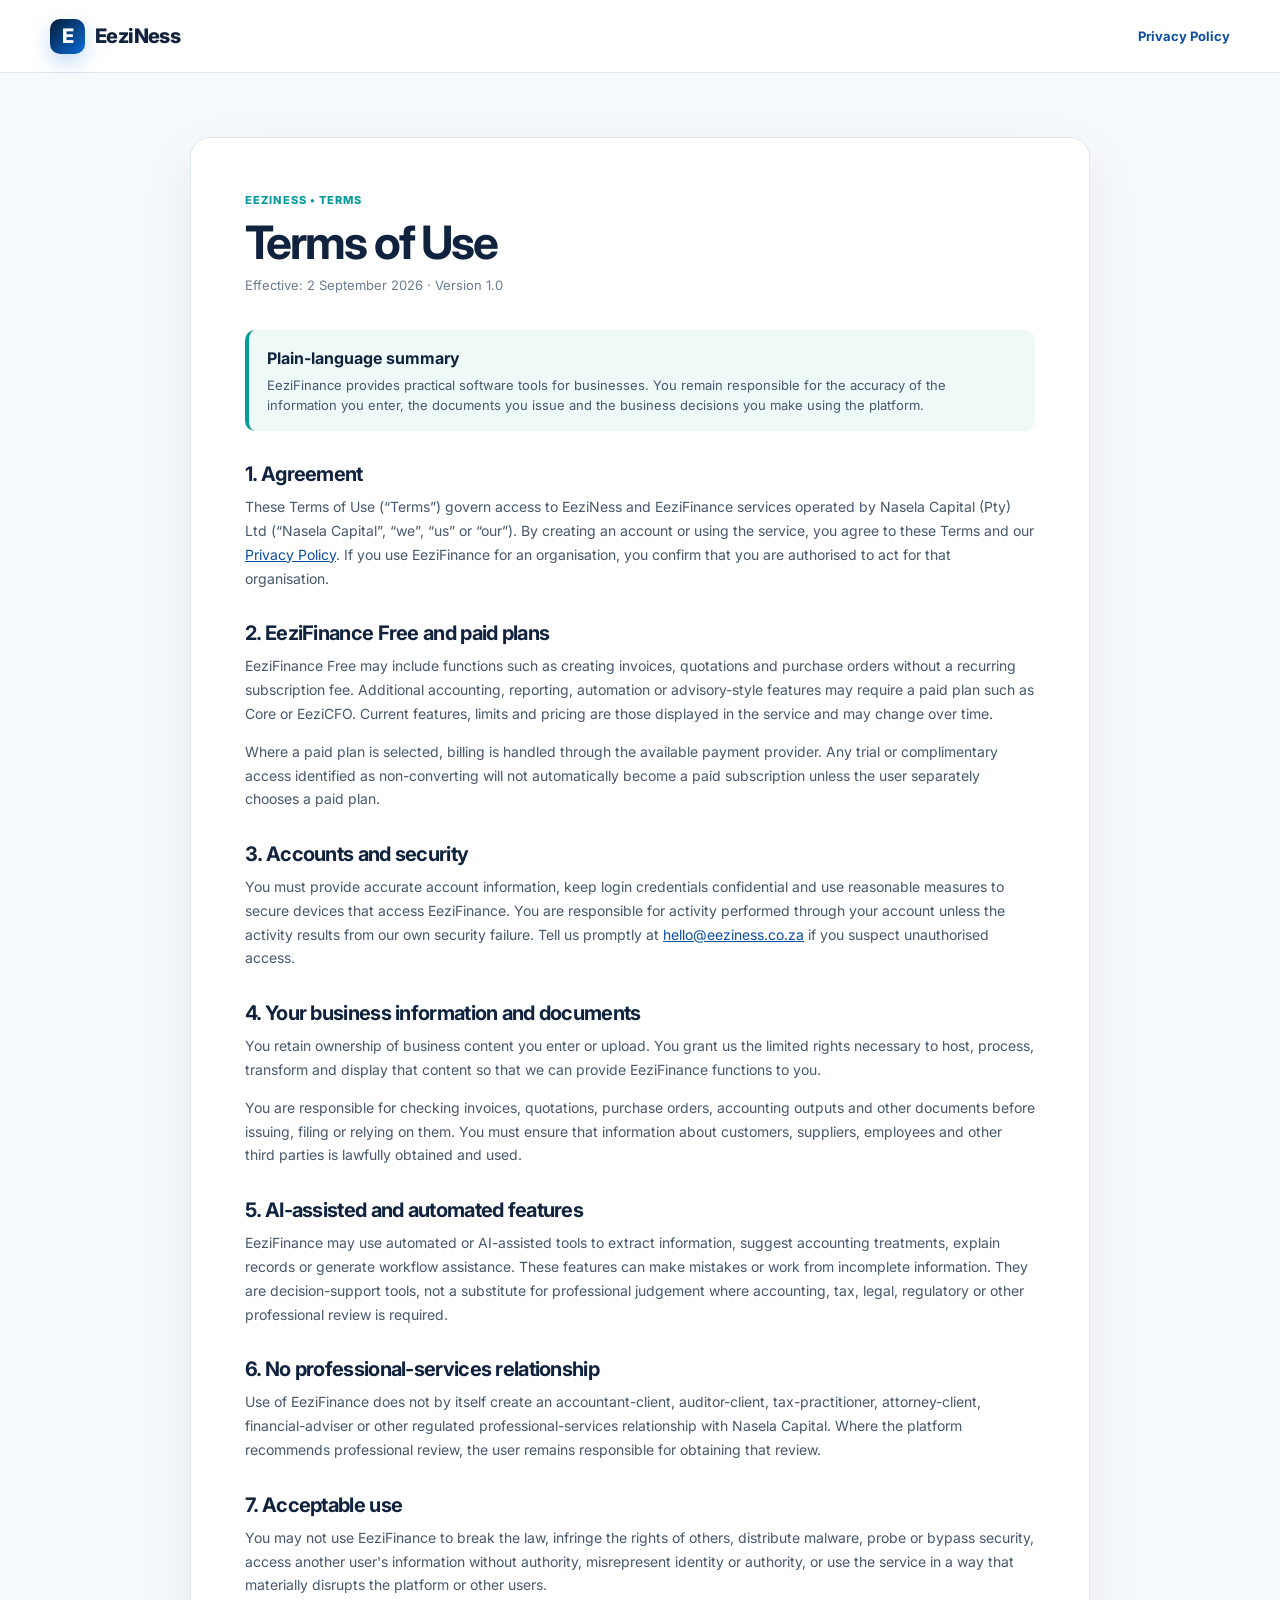
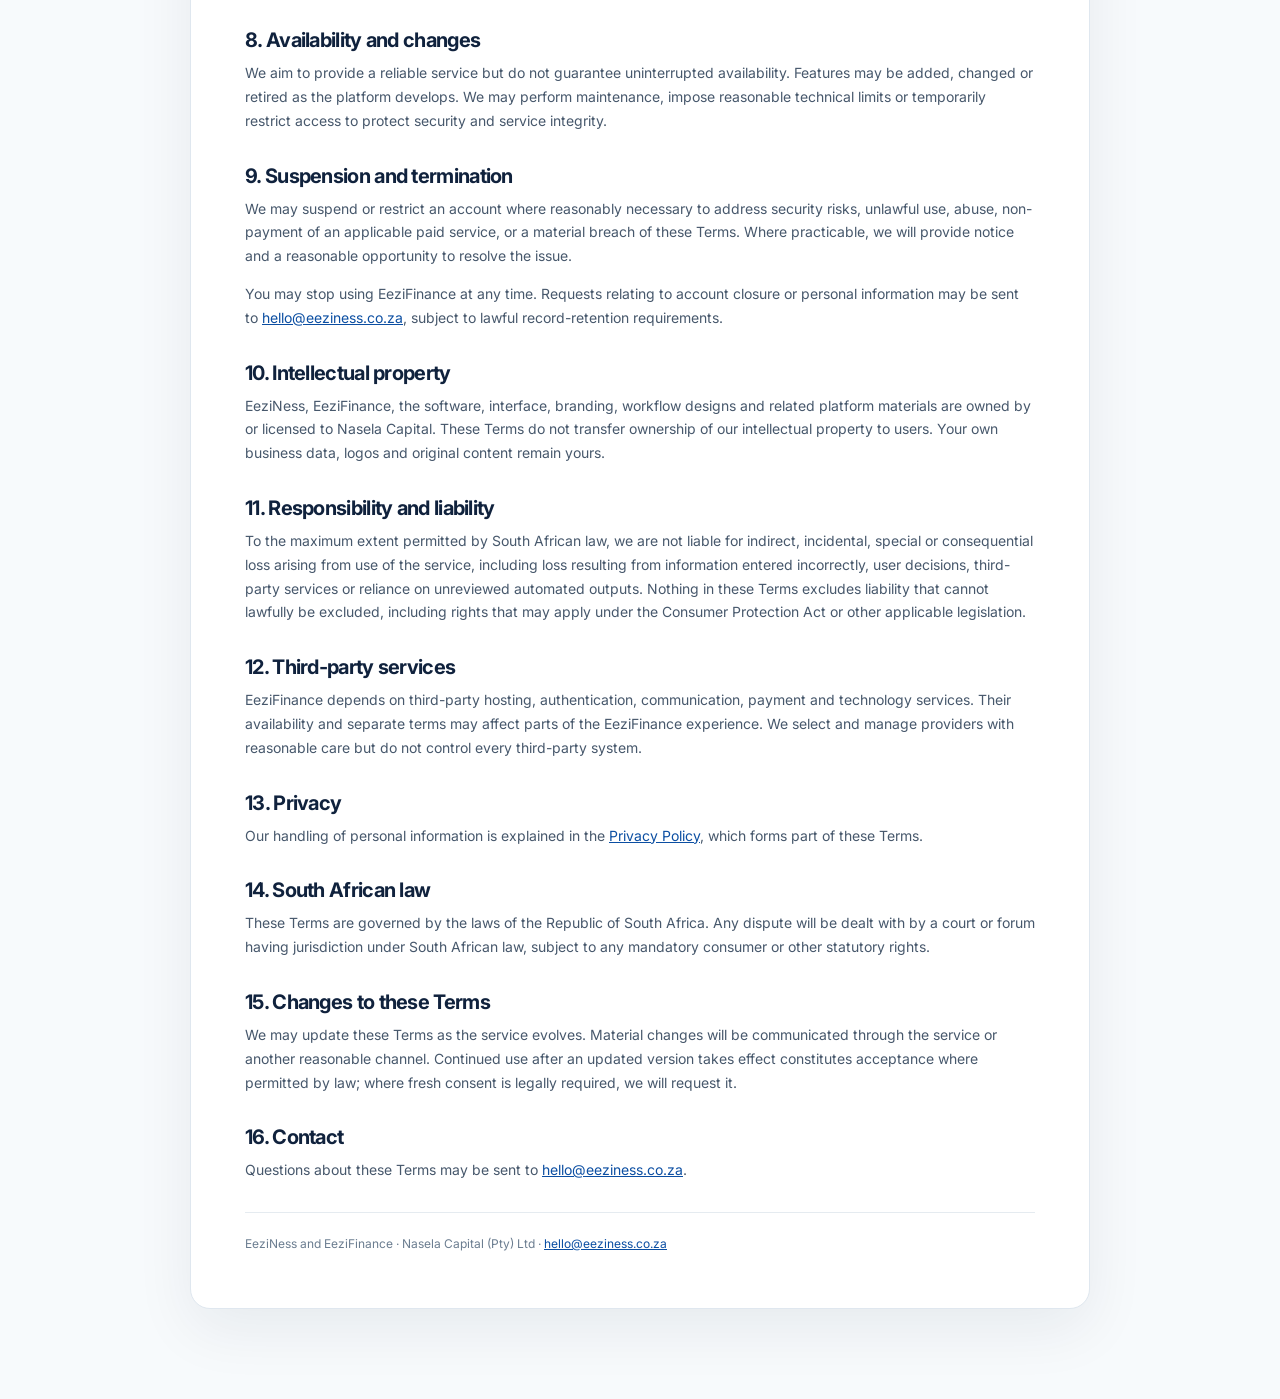
<file: terms.html>
<!doctype html>
<html lang="en">
<head>
  <meta charset="UTF-8" />
  <meta name="viewport" content="width=device-width, initial-scale=1" />
  <link rel="preconnect" href="https://fonts.googleapis.com">
  <link rel="preconnect" href="https://fonts.gstatic.com" crossorigin>
  <link href="https://fonts.googleapis.com/css2?family=Inter:wght@400;500;600;700;800&display=swap" rel="stylesheet">
  <link rel="stylesheet" href="styles.css?v=20260902-legal" />
  <style>
    .legal-page{background:#f7fafc;min-height:100vh}
    .legal-header{background:#fff;border-bottom:1px solid #dfe7ef}
    .legal-nav{height:72px;display:flex;align-items:center;justify-content:space-between;gap:20px}
    .legal-nav a:last-child{font-size:13px;font-weight:700;color:#0b4ea2}
    .legal-wrap{width:min(900px,calc(100% - 40px));margin:0 auto;padding:64px 0 90px}
    .legal-card{background:#fff;border:1px solid #dfe7ef;border-radius:20px;box-shadow:0 20px 60px rgba(16,34,61,.07);padding:clamp(24px,5vw,54px)}
    .legal-eyebrow{font-size:11px;letter-spacing:.1em;font-weight:800;color:#059b9a;margin-bottom:10px}
    .legal-card h1{font-size:clamp(32px,5vw,46px);margin-bottom:8px}
    .legal-card .updated{color:#6b7d90;font-size:13px;margin-bottom:34px}
    .legal-card h2{font-size:20px;margin:32px 0 10px}
    .legal-card h3{font-size:16px;margin:22px 0 8px}
    .legal-card p,.legal-card li{font-size:14px;color:#47586c;line-height:1.7}
    .legal-card ul{padding-left:22px}
    .legal-card a{color:#0b4ea2;text-decoration:underline}
    .legal-callout{padding:16px 18px;background:#eef9f8;border-left:4px solid #059b9a;border-radius:10px;margin:22px 0}
    .legal-callout b,.legal-callout span{display:block}.legal-callout span{font-size:13px;color:#47586c;margin-top:4px}
    .legal-footer{margin-top:30px;padding-top:22px;border-top:1px solid #e5ebf0;font-size:12px;color:#6b7d90}
  </style>
</head>
  <title>EeziNess Terms of Use | EeziFinance</title>
  <meta name="description" content="Terms of Use for EeziNess and EeziFinance." />
</head>
<body class="legal-page">
  <header class="legal-header">
    <div class="container legal-nav">
      <a class="brand" href="/" aria-label="EeziNess home"><span class="brand-mark">E</span><span>Eezi<span class="brand-ness">Ness</span></span></a>
      <a href="/privacy">Privacy Policy</a>
    </div>
  </header>
  <main class="legal-wrap">
    <article class="legal-card">
      <div class="legal-eyebrow">EEZINESS • TERMS</div>
      <h1>Terms of Use</h1>
      <p class="updated">Effective: 2 September 2026 · Version 1.0</p>

      <div class="legal-callout">
        <b>Plain-language summary</b>
        <span>EeziFinance provides practical software tools for businesses. You remain responsible for the accuracy of the information you enter, the documents you issue and the business decisions you make using the platform.</span>
      </div>

      <h2>1. Agreement</h2>
      <p>These Terms of Use (“Terms”) govern access to EeziNess and EeziFinance services operated by Nasela Capital (Pty) Ltd (“Nasela Capital”, “we”, “us” or “our”). By creating an account or using the service, you agree to these Terms and our <a href="/privacy">Privacy Policy</a>. If you use EeziFinance for an organisation, you confirm that you are authorised to act for that organisation.</p>

      <h2>2. EeziFinance Free and paid plans</h2>
      <p>EeziFinance Free may include functions such as creating invoices, quotations and purchase orders without a recurring subscription fee. Additional accounting, reporting, automation or advisory-style features may require a paid plan such as Core or EeziCFO. Current features, limits and pricing are those displayed in the service and may change over time.</p>
      <p>Where a paid plan is selected, billing is handled through the available payment provider. Any trial or complimentary access identified as non-converting will not automatically become a paid subscription unless the user separately chooses a paid plan.</p>

      <h2>3. Accounts and security</h2>
      <p>You must provide accurate account information, keep login credentials confidential and use reasonable measures to secure devices that access EeziFinance. You are responsible for activity performed through your account unless the activity results from our own security failure. Tell us promptly at <a href="mailto:hello@eeziness.co.za">hello@eeziness.co.za</a> if you suspect unauthorised access.</p>

      <h2>4. Your business information and documents</h2>
      <p>You retain ownership of business content you enter or upload. You grant us the limited rights necessary to host, process, transform and display that content so that we can provide EeziFinance functions to you.</p>
      <p>You are responsible for checking invoices, quotations, purchase orders, accounting outputs and other documents before issuing, filing or relying on them. You must ensure that information about customers, suppliers, employees and other third parties is lawfully obtained and used.</p>

      <h2>5. AI-assisted and automated features</h2>
      <p>EeziFinance may use automated or AI-assisted tools to extract information, suggest accounting treatments, explain records or generate workflow assistance. These features can make mistakes or work from incomplete information. They are decision-support tools, not a substitute for professional judgement where accounting, tax, legal, regulatory or other professional review is required.</p>

      <h2>6. No professional-services relationship</h2>
      <p>Use of EeziFinance does not by itself create an accountant-client, auditor-client, tax-practitioner, attorney-client, financial-adviser or other regulated professional-services relationship with Nasela Capital. Where the platform recommends professional review, the user remains responsible for obtaining that review.</p>

      <h2>7. Acceptable use</h2>
      <p>You may not use EeziFinance to break the law, infringe the rights of others, distribute malware, probe or bypass security, access another user's information without authority, misrepresent identity or authority, or use the service in a way that materially disrupts the platform or other users.</p>

      <h2>8. Availability and changes</h2>
      <p>We aim to provide a reliable service but do not guarantee uninterrupted availability. Features may be added, changed or retired as the platform develops. We may perform maintenance, impose reasonable technical limits or temporarily restrict access to protect security and service integrity.</p>

      <h2>9. Suspension and termination</h2>
      <p>We may suspend or restrict an account where reasonably necessary to address security risks, unlawful use, abuse, non-payment of an applicable paid service, or a material breach of these Terms. Where practicable, we will provide notice and a reasonable opportunity to resolve the issue.</p>
      <p>You may stop using EeziFinance at any time. Requests relating to account closure or personal information may be sent to <a href="mailto:hello@eeziness.co.za">hello@eeziness.co.za</a>, subject to lawful record-retention requirements.</p>

      <h2>10. Intellectual property</h2>
      <p>EeziNess, EeziFinance, the software, interface, branding, workflow designs and related platform materials are owned by or licensed to Nasela Capital. These Terms do not transfer ownership of our intellectual property to users. Your own business data, logos and original content remain yours.</p>

      <h2>11. Responsibility and liability</h2>
      <p>To the maximum extent permitted by South African law, we are not liable for indirect, incidental, special or consequential loss arising from use of the service, including loss resulting from information entered incorrectly, user decisions, third-party services or reliance on unreviewed automated outputs. Nothing in these Terms excludes liability that cannot lawfully be excluded, including rights that may apply under the Consumer Protection Act or other applicable legislation.</p>

      <h2>12. Third-party services</h2>
      <p>EeziFinance depends on third-party hosting, authentication, communication, payment and technology services. Their availability and separate terms may affect parts of the EeziFinance experience. We select and manage providers with reasonable care but do not control every third-party system.</p>

      <h2>13. Privacy</h2>
      <p>Our handling of personal information is explained in the <a href="/privacy">Privacy Policy</a>, which forms part of these Terms.</p>

      <h2>14. South African law</h2>
      <p>These Terms are governed by the laws of the Republic of South Africa. Any dispute will be dealt with by a court or forum having jurisdiction under South African law, subject to any mandatory consumer or other statutory rights.</p>

      <h2>15. Changes to these Terms</h2>
      <p>We may update these Terms as the service evolves. Material changes will be communicated through the service or another reasonable channel. Continued use after an updated version takes effect constitutes acceptance where permitted by law; where fresh consent is legally required, we will request it.</p>

      <h2>16. Contact</h2>
      <p>Questions about these Terms may be sent to <a href="mailto:hello@eeziness.co.za">hello@eeziness.co.za</a>.</p>

      <div class="legal-footer">EeziNess and EeziFinance · Nasela Capital (Pty) Ltd · <a href="mailto:hello@eeziness.co.za">hello@eeziness.co.za</a></div>
    </article>
  </main>
  <script defer src="/traffic-config.js?v=20261011"></script>
  <script defer src="/traffic.js?v=20261011"></script>
</body>
</html>
</file>
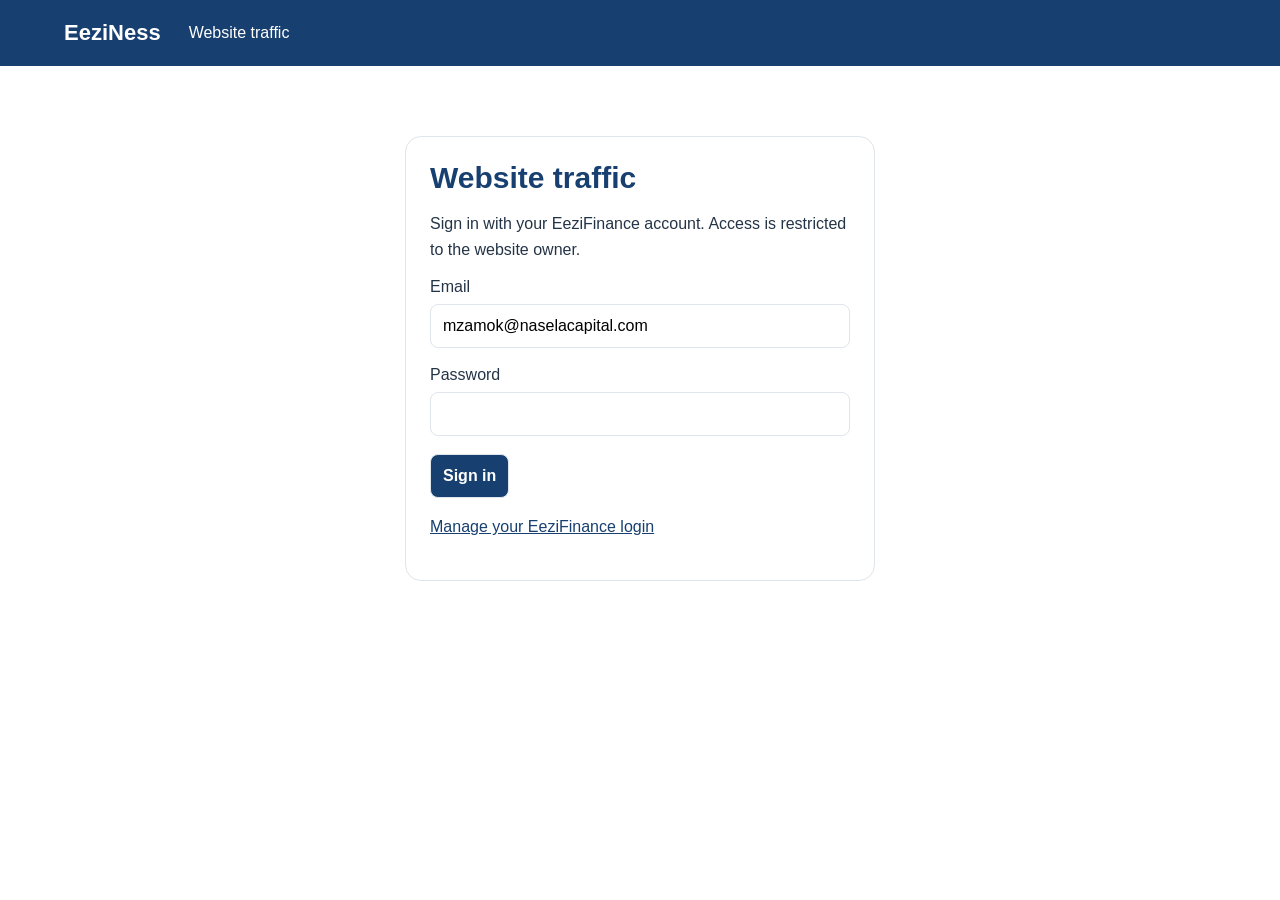
<file: admin/traffic.html>
<!doctype html>
<html lang="en"><head><meta charset="utf-8"><meta name="viewport" content="width=device-width,initial-scale=1"><meta name="robots" content="noindex,nofollow"><title>Website traffic | EeziNess</title><link rel="stylesheet" href="/admin/traffic.css"></head>
<body><header><a href="/">EeziNess</a><span>Website traffic</span><button id="logout" hidden>Sign out</button></header><main>
<section id="login" class="panel login"><h1>Website traffic</h1><p>Sign in with your EeziFinance account. Access is restricted to the website owner.</p><form id="login-form"><label for="email">Email</label><input id="email" type="email" autocomplete="username" value="mzamok@naselacapital.com" required><label for="password">Password</label><input id="password" type="password" autocomplete="current-password" required><button id="signin" type="submit">Sign in</button></form><p><a href="https://eezifinance.vercel.app/login">Manage your EeziFinance login</a></p></section>
<p id="status" role="status" aria-live="polite"></p>
<section id="dashboard" hidden><div class="toolbar"><div><h1>eeziness.co.za traffic</h1><p id="updated"></p></div><div class="controls"><label for="range">Date range</label><select id="range"><option value="1">Today</option><option value="7" selected>Last 7 days</option><option value="30">Last 30 days</option><option value="90">Last 90 days</option></select><button id="refresh">Refresh</button><button id="export" class="secondary">Download CSV</button></div></div>
<div class="metrics"><article class="panel"><h2>Page views</h2><strong id="views">0</strong><p id="comparison"></p></article><article class="panel"><h2>Daily visitor estimates</h2><strong id="visitors">0</strong><p>Daily estimates added together. A returning visitor can count again on another day.</p></article><article class="panel"><h2>Product clicks</h2><strong id="clicks">0</strong><p>Clicks from this website into Eezi apps.</p></article><article class="panel"><h2>Click rate</h2><strong id="rate">0%</strong><p>Product clicks divided by page views. Multiple clicks can exceed 100%.</p></article></div>
<section class="panel"><h2>Daily traffic</h2><div id="chart" aria-label="Daily page views"></div><details><summary>View daily figures</summary><div id="daily-table" class="table-wrap"></div></details></section>
<div class="grid"><section class="panel"><h2>Traffic sources</h2><div id="sources" class="table-wrap"></div></section><section class="panel"><h2>Product interest</h2><div id="products" class="table-wrap"></div></section><section class="panel"><h2>Pages viewed</h2><div id="pages" class="table-wrap"></div></section><section class="panel"><h2>Devices</h2><div id="devices" class="table-wrap"></div></section></div>
<section class="panel"><h2>Campaigns</h2><div id="campaigns" class="table-wrap"></div><p>Use campaign tags on shared links to distinguish social posts, emails and WhatsApp shares.</p><form id="campaign-form" class="campaign-form"><label>Source<input id="campaign-source" placeholder="whatsapp" pattern="[a-zA-Z0-9_-]{1,80}" required maxlength="80"></label><label>Medium<input id="campaign-medium" placeholder="social" pattern="[a-zA-Z0-9_-]{1,80}" required maxlength="80"></label><label>Campaign<input id="campaign-name" placeholder="ecosystem_october" pattern="[a-zA-Z0-9_-]{1,80}" required maxlength="80"></label><button>Create link</button></form><label for="campaign-link">Your campaign link</label><input id="campaign-link" readonly placeholder="Your link will appear here"></section>
<section class="panel"><h2>Measurement settings</h2><label class="check"><input id="exclude" type="checkbox"> Exclude visits from this browser</label><p>This preference is saved only in this browser. No cookies are used for tracking. Recognised bots, test events and privacy opt-outs are excluded. Visits before tracking began cannot be recovered.</p><p id="started"></p><p>Raw events are kept for 90 days. Dates use South African time. Visitor estimates reset daily and do not identify people. A product click does not prove a registration or application was completed.</p></section>
</section></main><script src="/traffic-config.js"></script><script src="/admin/traffic-dashboard.js"></script></body></html>
</file>
<file: styles.css>
:root{
  --ink:#10223d;
  --muted:#5f6f82;
  --line:#dfe7ef;
  --soft:#fff;
  --blue:#0b4ea2;
  --blue2:#0a6bd8;
  --teal:#059b9a;
  --navy:#071c36;
  --white:#fff;
  --shadow:0 20px 60px rgba(16,34,61,.10);
  --radius:22px;
}
*{box-sizing:border-box}
html{scroll-behavior:smooth}
body{margin:0;font-family:Inter,system-ui,-apple-system,BlinkMacSystemFont,"Segoe UI",sans-serif;color:var(--ink);background:#fff;line-height:1.55}
a{color:inherit;text-decoration:none}
button{font:inherit}
.container{width:min(1180px,calc(100% - 40px));margin:0 auto}
.section{padding:92px 0}
.site-header{position:sticky;top:0;z-index:50;background:rgba(255,255,255,.93);backdrop-filter:blur(12px);border-bottom:1px solid rgba(223,231,239,.8)}
.nav-wrap{height:72px;display:flex;align-items:center;justify-content:space-between;gap:24px}
.brand{display:inline-flex;align-items:center;gap:10px;font-size:20px;font-weight:800;letter-spacing:-.03em}
.brand-mark{width:35px;height:35px;border-radius:10px;display:grid;place-items:center;color:#fff;background:linear-gradient(135deg,var(--navy),var(--blue2));box-shadow:0 8px 20px rgba(10,107,216,.24)}
.brand-mark.small{width:28px;height:28px;border-radius:8px;font-size:14px}
.nav{display:flex;align-items:center;gap:28px;font-size:14px;font-weight:650}
.nav a:not(.nav-cta){color:#3d4b5e}
.nav a:hover{color:var(--blue)}
.nav-cta{padding:10px 15px;border-radius:12px;color:#fff;background:var(--navy)}
.nav-toggle{display:none;border:0;background:transparent;font-size:24px;color:var(--navy)}
.hero{padding-top:70px;background:radial-gradient(circle at 90% 15%,rgba(13,142,204,.12),transparent 30%),linear-gradient(180deg,#fff,#f7fbff)}
.hero-grid{display:grid;grid-template-columns:1.02fr .98fr;gap:58px;align-items:center}
.eyebrow{font-size:12px;letter-spacing:.11em;font-weight:800;color:var(--blue);margin-bottom:15px}.eyebrow.light{color:#8fd4ff}
h1,h2,h3,p{margin-top:0}
h1{font-size:clamp(38px,4.7vw,58px);line-height:1.02;letter-spacing:-.045em;margin-bottom:22px;max-width:720px}
h1 span{background:linear-gradient(135deg,var(--blue),var(--teal));-webkit-background-clip:text;background-clip:text;color:transparent}
h2{font-size:clamp(28px,3.2vw,39px);line-height:1.1;letter-spacing:-.035em;margin-bottom:16px}
h3{letter-spacing:-.025em}
.hero-lead{font-size:17px;color:var(--muted);max-width:690px}
.hero-actions{display:flex;flex-wrap:wrap;gap:12px;margin:30px 0 36px}
.btn{display:inline-flex;align-items:center;justify-content:center;min-height:48px;padding:0 20px;border-radius:13px;font-size:14px;font-weight:750;border:1px solid transparent;transition:.2s ease}
.btn:hover{transform:translateY(-1px)}
.btn-primary{background:var(--navy);color:#fff;box-shadow:0 12px 24px rgba(7,28,54,.18)}
.btn-secondary{background:#fff;color:var(--navy);border-color:#cfdbe7}
.trust-row{display:grid;grid-template-columns:repeat(3,1fr);gap:14px;padding-top:12px}
.trust-row div{padding-top:14px;border-top:1px solid var(--line)}
.trust-row strong,.trust-row span{display:block}.trust-row strong{font-size:13px}.trust-row span{font-size:12px;color:var(--muted);margin-top:5px}
.hero-panel{background:radial-gradient(circle at 18% 18%,rgba(10,107,216,.16),transparent 30%),radial-gradient(circle at 86% 22%,rgba(5,155,154,.16),transparent 27%),radial-gradient(circle at 82% 84%,rgba(123,63,200,.12),transparent 25%),linear-gradient(145deg,#ffffff,#f4faff);border:1px solid #d8e5f0;border-radius:28px;padding:24px;color:var(--ink);box-shadow:0 26px 70px rgba(16,34,61,.13);min-height:520px;position:relative;overflow:hidden}
.hero-panel:before{content:"";position:absolute;width:360px;height:360px;border:1px solid rgba(10,107,216,.10);border-radius:50%;right:-80px;top:-120px}.hero-panel:after{content:"";position:absolute;width:280px;height:280px;border:1px solid rgba(5,155,154,.10);border-radius:50%;left:-90px;bottom:-100px}
.panel-topbar,.panel-bottom{position:relative;z-index:2;display:flex;align-items:center;justify-content:space-between}.mini-brand{display:flex;align-items:center;gap:9px;font-weight:750;font-size:14px}.status-dot{font-size:11px;color:#098766;font-weight:700}.panel-kicker{position:relative;z-index:2;text-align:center;font-size:11px;letter-spacing:.12em;color:#63778c;font-weight:700;margin-top:28px}
.orbit{position:relative;height:330px;margin-top:12px;z-index:2}.orbit:before,.orbit:after{content:"";position:absolute;border:1px solid rgba(77,112,146,.18);border-radius:50%;left:50%;top:50%;transform:translate(-50%,-50%)}.orbit:before{width:280px;height:280px}.orbit:after{width:200px;height:200px}
.orbit-core{position:absolute;left:50%;top:50%;transform:translate(-50%,-50%);width:105px;height:105px;border-radius:28px;display:grid;place-items:center;font-size:24px;font-weight:800;background:linear-gradient(135deg,#fff,#e6f7ff);color:var(--navy);border:1px solid #d4e4ef;box-shadow:0 18px 36px rgba(16,34,61,.12)}
.orbit-card{position:absolute;width:112px;padding:10px 12px;border-radius:14px;background:rgba(255,255,255,.92);border:1px solid #d8e5ef;backdrop-filter:blur(8px);box-shadow:0 12px 28px rgba(16,34,61,.08)}.orbit-card>span{font-size:13px;font-weight:800}.orbit-card b,.orbit-card small{display:block}.orbit-card b{font-size:12px;margin-top:3px;color:var(--ink)}.orbit-card small{font-size:10px;color:#6b7d90}.c1{left:8%;top:15%;border-top:4px solid #b88a2c}.c1>span{color:#b88a2c}.c2{right:6%;top:16%;border-top:4px solid #14a86b}.c2>span{color:#14a86b}.c3{left:0;top:53%;border-top:4px solid #7b3fc8}.c3>span{color:#7b3fc8}.c4{right:0;top:53%;border-top:4px solid #2fa66a}.c4>span{color:#2fa66a}.c5{left:22%;bottom:1%;border-top:4px solid #f58220}.c5>span{color:#f58220}.c6{right:22%;bottom:1%;border-top:4px solid #f58220}.c6>span{color:#f58220}.c7{left:calc(50% - 56px);top:-2%;border-top:4px solid #059b9a}.c7>span{color:#059b9a}
.panel-bottom{font-size:10px;color:#63778c;margin-top:14px}.panel-bottom i{height:1px;background:#cfdae5;flex:1;margin:0 8px}
.products-section{background:#fff}.section-heading{display:grid;grid-template-columns:1.1fr .9fr;gap:60px;align-items:end;margin-bottom:32px}.section-heading p{color:var(--muted);font-size:16px;margin-bottom:6px}.subheading-row{display:flex;align-items:center;justify-content:space-between;margin:20px 0 12px}.subheading-row h3{margin:0;font-size:18px}.future-row{margin-top:40px}.pill{display:inline-flex;align-items:center;min-height:24px;padding:0 8px;border-radius:999px;background:#fff;color:#57677b;font-size:10px;font-weight:750;letter-spacing:.025em}.pill-live{background:#e9f8ef;color:#20734c}
.product-grid{display:grid;gap:12px}.featured-grid{grid-template-columns:repeat(3,1fr)}.future-grid{grid-template-columns:repeat(3,1fr)}
.product-card{position:relative;display:flex;flex-direction:column;background:#fff;border:1px solid var(--line);border-radius:16px;padding:16px 18px;box-shadow:0 4px 16px rgba(16,34,61,.035);transition:.22s ease;overflow:hidden}.product-card:before{content:"";position:absolute;left:0;right:0;top:0;height:3px;background:var(--accent,#0b4ea2)}.product-card:hover{transform:translateY(-2px);box-shadow:0 14px 34px rgba(16,34,61,.08)}.product-top{display:flex;align-items:center;justify-content:space-between;margin-bottom:11px}.product-icon{width:34px;height:34px;border-radius:10px;display:grid;place-items:center;background:color-mix(in srgb,var(--accent) 12%,white);color:var(--accent);font-weight:800}.product-card h3{font-size:18px;margin-bottom:6px}.product-card p{color:var(--muted);font-size:13px;line-height:1.48;min-height:46px;margin-bottom:0}.product-card ul{padding:0;margin:10px 0 12px;list-style:none}.product-card li{font-size:11.5px;color:#47586c;padding:3px 0;border-bottom:1px dashed #edf1f5}.card-link{display:flex;align-items:center;justify-content:space-between;font-size:12.5px;font-weight:750;color:var(--accent);margin-top:auto;padding-top:2px}.compact p{min-height:0;margin-bottom:0}.accent-finance{--accent:#059b9a}.accent-fund{--accent:#f58220}.accent-bid{--accent:#f58220}.accent-comply{--accent:#b88a2c}.accent-debt{--accent:#2fa66a}.accent-blue{--accent:#0b4ea2}.accent-green{--accent:#15915f}.accent-purple{--accent:#7b3fc8}.accent-teal{--accent:#079a9b}.accent-orange{--accent:#db7a16}.accent-coal{--accent:#354152}.accent-red{--accent:#ce4b4b}.accent-cyan{--accent:#0e94b6}.accent-indigo{--accent:#4655bd}.accent-lime{--accent:#6c8d2f}
.experience-note{margin:12px 0 2px;padding:11px 12px;border-left:4px solid #059b9a;border-radius:9px;background:#fff}
.experience-note span,.experience-note strong,.experience-note small{display:block}
.experience-note span{font-size:9px;font-weight:850;letter-spacing:.09em;color:#087a78;margin-bottom:4px}
.experience-note strong{font-size:12.5px;color:#173f70;line-height:1.35}
.experience-note small{margin-top:4px;font-size:10.8px;line-height:1.42;color:#5f6f82}
.enabler-wordmark{display:inline-flex;align-items:baseline;gap:0;white-space:nowrap;font:inherit;letter-spacing:inherit}
.enabler-wordmark>span:first-child{color:#173f70!important}
.enabler-wordmark>span:last-child{color:var(--name-accent,#f58220)!important}
.name-finance{--name-accent:#059b9a}
.name-comply{--name-accent:#b88a2c}
.name-fund,.name-bid,.name-npo{--name-accent:#f58220}
.name-debt{--name-accent:#2fa66a}
.name-strategy{--name-accent:#14a86b}
.name-risk{--name-accent:#7b3fc8}
.name-pulse{--name-accent:#0e94b6}
.name-coal{--name-accent:#173f70}
.orbit-card .enabler-wordmark>span{font-size:inherit;font-weight:inherit}
.stack .enabler-wordmark{font-size:inherit;font-weight:inherit}

.platform-section{background:#fff}.platform-card{position:relative;background:radial-gradient(circle at 12% 12%,rgba(245,158,11,.22),transparent 28%),radial-gradient(circle at 90% 14%,rgba(16,185,129,.20),transparent 27%),radial-gradient(circle at 88% 88%,rgba(139,92,246,.17),transparent 26%),linear-gradient(135deg,#fffdf8,#ffffff 52%,#f7fff9);color:var(--ink);border:1px solid #eadfce;border-radius:30px;padding:52px;display:grid;grid-template-columns:1.05fr .95fr;gap:50px;align-items:center;overflow:hidden;box-shadow:0 20px 48px rgba(75,58,85,.10)}.platform-card:before{content:"";position:absolute;width:260px;height:260px;border-radius:50%;border:1px solid rgba(245,158,11,.18);left:-100px;top:-120px}.platform-card:after{content:"";position:absolute;width:220px;height:220px;border-radius:50%;border:1px solid rgba(139,92,246,.14);right:-80px;bottom:-100px}.platform-copy,.platform-visual{position:relative;z-index:1}.platform-copy .eyebrow.light{color:#9a6500}.platform-copy h2{color:#241b31}.platform-lead{font-size:16px;color:#5f6673;max-width:650px}.platform-tags{display:flex;flex-wrap:wrap;gap:8px;margin-top:26px}.platform-tags span{font-size:11px;padding:8px 10px;border:1px solid #e0d7e7;border-radius:999px;background:rgba(255,255,255,.78);color:#51465f}.platform-tags span:nth-child(1){border-color:#d6b6f3;background:#f8f0ff}.platform-tags span:nth-child(2){border-color:#efb3b3;background:#fff1f1}.platform-tags span:nth-child(3){border-color:#a9dfd9;background:#edfffc}.platform-tags span:nth-child(4){border-color:#b7c9f2;background:#f0f5ff}.platform-tags span:nth-child(5){border-color:#efd29e;background:#fff8e8}.platform-tags span:nth-child(6){border-color:#b8dfbd;background:#f0fff2}.platform-visual{min-height:300px;background:rgba(255,255,255,.55);border:1px solid #e9e2ec;border-radius:24px}.stack{position:absolute;left:50%;transform:translateX(-50%);width:72%;height:58px;border-radius:14px;display:grid;place-items:center;font-size:12px;font-weight:700;border:1px solid #ded7e6;background:#fff;color:#3f354b;box-shadow:0 8px 20px rgba(79,60,90,.06)}.s1{top:0;background:#f7efff;border-color:#d8bbed}.s2{top:50px;width:78%;background:#fff0f0;border-color:#efc0c0}.s3{top:100px;width:84%;background:#effdfb;border-color:#b6e3dc}.s4{top:150px;width:90%;background:#f0f5ff;border-color:#bfd0f0}.stack-core{position:absolute;left:50%;bottom:0;transform:translateX(-50%);width:95%;text-align:center;background:linear-gradient(135deg,#fff6df,#ffffff 45%,#ebfff6);color:#30263b;border:1px solid #ded4c6;border-radius:18px;padding:20px;font-size:21px;font-weight:800;box-shadow:0 18px 40px rgba(84,65,91,.12)}.stack-core small{font-size:11px;font-weight:600;color:#71677a}
.about-section{background:#fff}.about-grid{display:grid;grid-template-columns:.85fr 1.15fr;gap:70px}.about-copy>p{font-size:16px;color:#4d5c6e}.values-grid{display:grid;grid-template-columns:repeat(2,1fr);gap:12px;margin-top:28px}.values-grid div{padding:17px;border:1px solid var(--line);border-radius:14px;background:#fff}.values-grid b,.values-grid span{display:block}.values-grid b{font-size:13px}.values-grid span{font-size:12px;color:var(--muted);margin-top:4px}
.contact-section{padding-top:20px}.contact-card{background:linear-gradient(120deg,#0a2544,#0a6bd8);color:#fff;border-radius:26px;padding:42px 46px;display:flex;align-items:center;justify-content:space-between;gap:34px}.contact-card h2{font-size:30px;margin-bottom:10px}.contact-card p{color:#d8e8f6;margin-bottom:0}.contact-actions{display:flex;flex-direction:column;gap:13px;align-items:flex-start;min-width:220px}.btn-light{background:#fff;color:var(--navy)}.light-link{color:#fff;font-size:13px;font-weight:700}
.site-footer{padding:36px 0 28px;border-top:1px solid var(--line);margin-top:82px}.footer-grid{display:grid;grid-template-columns:auto 1fr auto;gap:24px;align-items:center}.footer-brand{font-size:18px}.footer-copy{font-size:13px;color:var(--muted)}.footer-links{display:flex;gap:20px;font-size:12px;color:#526276}.footer-bottom{grid-column:1/-1;border-top:1px solid var(--line);padding-top:18px;font-size:11px;color:#7b8999}
@media(max-width:980px){.hero-grid,.section-heading,.platform-card,.about-grid{grid-template-columns:1fr}.featured-grid{grid-template-columns:repeat(2,1fr)}.future-grid{grid-template-columns:repeat(2,1fr)}.hero-panel{min-height:500px}.platform-visual{min-height:290px}.section-heading{gap:15px}.about-grid{gap:30px}}
@media(max-width:740px){.section{padding:68px 0}.nav-toggle{display:block}.nav{display:none;position:absolute;left:20px;right:20px;top:64px;padding:18px;background:#fff;border:1px solid var(--line);border-radius:16px;box-shadow:var(--shadow);flex-direction:column;align-items:stretch;gap:12px}.nav.open{display:flex}.nav-cta{text-align:center}.hero{padding-top:50px}.trust-row{grid-template-columns:1fr}.hero-panel{min-height:450px;padding:18px}.orbit{height:300px}.orbit-card{width:102px}.c1{left:1%}.c2{right:1%}.c3{left:-3%}.c4{right:-3%}.c5{left:13%}.c6{right:13%}.featured-grid,.future-grid,.values-grid{grid-template-columns:1fr}.product-card{padding:15px 16px}.product-card p{min-height:0}.platform-card{padding:30px 22px}.platform-visual{min-height:280px}.contact-card{padding:34px 24px;align-items:flex-start;flex-direction:column}.footer-grid{grid-template-columns:1fr}.footer-links{flex-wrap:wrap}.footer-bottom{grid-column:auto}}

/* Why Eezi / institutional readiness narrative */
.why-section{
  background:#fff;
  border-top:1px solid #edf0f3;
  border-bottom:1px solid #e8edf1
}
.why-intro{
  display:grid;
  grid-template-columns:.92fr 1.08fr;
  gap:64px;
  align-items:start;
  margin-bottom:34px
}
.why-intro h2{max-width:650px}
.why-lead p{
  color:#4d5c6e;
  font-size:16px
}
.readiness-grid{
  display:grid;
  grid-template-columns:repeat(3,1fr);
  gap:12px
}
.readiness-grid article{
  position:relative;
  min-height:190px;
  padding:20px 20px 18px;
  background:#fff;
  border:1px solid #e0e6ec;
  border-radius:16px;
  box-shadow:0 5px 18px rgba(20,55,95,.035)
}
.readiness-grid article:nth-child(1){border-top:5px solid #1769aa}
.readiness-grid article:nth-child(2){border-top:5px solid #6c48aa}
.readiness-grid article:nth-child(3){border-top:5px solid #f58220}
.readiness-grid article:nth-child(4){border-top:5px solid #0d7e72}
.readiness-grid article:nth-child(5){border-top:5px solid #c94747}
.readiness-grid article:nth-child(6){border-top:5px solid #64748b}
.readiness-grid article>span{
  display:inline-grid;
  place-items:center;
  width:34px;
  height:34px;
  border-radius:10px;
  background:#fff;
  color:#173f70;
  font-size:11px;
  font-weight:800;
  margin-bottom:18px
}
.readiness-grid h3{
  margin-bottom:7px;
  font-size:16px;
  color:#173f70
}
.readiness-grid p{
  margin-bottom:0;
  font-size:12.5px;
  line-height:1.5;
  color:#607083
}
.market-signal{
  margin-top:18px;
  display:grid;
  grid-template-columns:160px 1fr auto;
  gap:24px;
  align-items:center;
  background:#fff8ef;
  border:1px solid #f0d7b8;
  border-left:8px solid #f58220;
  border-radius:16px;
  padding:22px 24px
}
.signal-kicker{
  font-size:10px;
  font-weight:800;
  letter-spacing:.1em;
  color:#9a5d19
}
.signal-copy h3{
  margin-bottom:6px;
  font-size:16px;
  color:#173f70
}
.signal-copy p{
  margin-bottom:5px;
  font-size:12.5px;
  color:#5d6671
}
.signal-copy .signal-note{
  font-size:10px;
  color:#8a7660;
  margin-bottom:0
}
.btn-signal{
  min-height:42px;
  background:#fff;
  border:1px solid #e7b878;
  color:#8d520d;
  white-space:nowrap
}
.eezi-answer{
  margin-top:20px;
  display:grid;
  grid-template-columns:92px 1fr;
  gap:26px;
  align-items:center;
  padding:30px;
  border-radius:20px;
  background:#173f70;
  color:#fff
}
.answer-mark{
  width:80px;
  height:80px;
  display:grid;
  place-items:center;
  border-radius:20px;
  background:#fff;
  color:#173f70;
  border:6px solid #f58220;
  font-size:28px;
  font-weight:800
}
.eezi-answer .eyebrow{color:#ffb15f!important}
.eezi-answer h2{margin-bottom:10px;color:#fff}
.eezi-answer p{margin-bottom:0;color:#e6edf4;max-width:900px}

.about-hero{
  display:grid;
  grid-template-columns:.85fr 1.15fr;
  gap:70px;
  align-items:start
}
.about-story p{font-size:16px;color:#4d5c6e}
.journey-strip{
  margin:36px 0;
  display:grid;
  grid-template-columns:1fr auto 1fr auto 1fr auto 1fr;
  gap:12px;
  align-items:center
}
.journey-strip>div{
  min-height:155px;
  padding:18px;
  border:1px solid #dde5ec;
  border-radius:14px;
  background:#fff
}
.journey-strip>div:nth-of-type(1){border-top:6px solid #64748b}
.journey-strip>div:nth-of-type(2){border-top:6px solid #1769aa}
.journey-strip>div:nth-of-type(3){border-top:6px solid #0d7e72}
.journey-strip>div:nth-of-type(4){border-top:6px solid #f58220}
.journey-strip span{
  display:inline-grid;
  place-items:center;
  width:28px;
  height:28px;
  border-radius:999px;
  background:#173f70;
  color:#fff;
  font-size:10px;
  font-weight:800;
  margin-bottom:12px
}
.journey-strip b,.journey-strip small{display:block}
.journey-strip b{font-size:14px;color:#173f70;margin-bottom:6px}
.journey-strip small{font-size:11.5px;color:#687789;line-height:1.45}
.journey-strip>i{
  color:#f58220;
  font-style:normal;
  font-size:21px;
  font-weight:800
}
.about-bottom{
  display:grid;
  grid-template-columns:.8fr 1.2fr;
  gap:18px
}
.belief-card,.nasela-story{
  padding:26px;
  border-radius:18px;
  border:1px solid #dfe6ec
}
.belief-card{
  background:#173f70;
  color:#fff;
  border-color:#173f70
}
.belief-card .eyebrow{color:#ffb15f!important}
.belief-card h3{font-size:22px;line-height:1.2;margin-bottom:12px}
.belief-card p{font-size:13.5px;color:#e2eaf2;margin-bottom:0}
.nasela-story{background:#fff}
.nasela-story h3{font-size:22px;color:#173f70;margin-bottom:10px}
.nasela-story>p{font-size:13.5px;color:#5d6b7b}
.nasela-story .values-grid{margin-top:18px}

@media(max-width:980px){
  .why-intro,.about-hero,.about-bottom{grid-template-columns:1fr}
  .why-intro,.about-hero{gap:24px}
  .readiness-grid{grid-template-columns:repeat(2,1fr)}
  .market-signal{grid-template-columns:1fr}
  .journey-strip{grid-template-columns:1fr 1fr}
  .journey-strip>i{display:none}
}
@media(max-width:740px){
  .why-section{padding-top:58px}
  .readiness-grid{grid-template-columns:1fr}
  .readiness-grid article{min-height:0}
  .market-signal{padding:20px}
  .btn-signal{width:100%}
  .eezi-answer{grid-template-columns:1fr;text-align:left;padding:24px}
  .answer-mark{width:64px;height:64px;border-radius:17px;font-size:24px}
  .journey-strip{grid-template-columns:1fr}
  .journey-strip>div{min-height:0}
  .belief-card,.nasela-story{padding:22px}
}


/* SME readiness layers */
.readiness-layers{margin-top:24px}
.layers-intro{max-width:850px;margin-bottom:18px}
.layers-intro h2{font-size:clamp(24px,2.7vw,34px)}
.layers-grid{display:grid;grid-template-columns:repeat(3,1fr);gap:12px}
.layer-card{
  padding:22px;
  border:1px solid #dfe6ec;
  border-radius:16px;
  background:#fff;
  min-height:210px
}
.layer-card:nth-child(1){border-top:6px solid #173f70}
.layer-card.growth-layer{border-top:6px solid #15915f;background:#fff}
.layer-card.founder-layer{border-top:6px solid #db7a16;background:#fff}
.layer-kicker{
  display:block;
  font-size:9.5px;
  font-weight:800;
  letter-spacing:.09em;
  color:#64748b;
  margin-bottom:12px
}
.layer-card h3{font-size:18px;color:#173f70;margin-bottom:8px}
.layer-card p{font-size:12.5px;color:#5f6f82;margin-bottom:0;line-height:1.55}
.core-grid{display:grid;grid-template-columns:repeat(3,1fr);gap:12px}
.specialist-row{margin-top:34px}
@media(max-width:980px){
  .layers-grid,.core-grid{grid-template-columns:1fr}
}
@media(max-width:740px){
  .layer-card{min-height:0}
}


.procurement-callout{
  margin-top:18px;
  display:grid;
  grid-template-columns:170px 1fr auto;
  gap:22px;
  align-items:center;
  padding:22px 24px;
  border:1px solid #cfe5d8;
  border-left:8px solid #15915f;
  border-radius:16px;
  background:#fff
}
.procurement-stat{
  font-size:10px;
  font-weight:800;
  letter-spacing:.1em;
  color:#11684b
}
.procurement-callout h3{
  margin-bottom:6px;
  color:#173f70;
  font-size:17px
}
.procurement-callout p{
  margin-bottom:0;
  color:#5f6f82;
  font-size:12.5px
}
.specialist-grid{
  display:grid;
  grid-template-columns:repeat(2,1fr);
  gap:12px
}
@media(max-width:980px){
  .procurement-callout{grid-template-columns:1fr}
  .specialist-grid{grid-template-columns:1fr}
}


/* Hero sequencing: Why before products */
.hero-actions{margin-top:28px}
.hero-actions .btn-primary{min-width:170px}
.btn-answer{
  margin-top:18px;
  min-height:44px;
  background:#fff;
  color:#173f70;
  border:1px solid #fff;
  font-size:12.5px
}
.btn-answer:hover{background:#fff}


/* Product family ecosystem: reveal products only after the Why narrative */
.product-family-ecosystem{
  max-width:680px;
  margin:28px auto 38px;
}
.product-family-ecosystem .hero-panel{
  min-height:520px;
}
@media(max-width:980px){
  .product-family-ecosystem{max-width:100%}
}
@media(max-width:740px){
  .product-family-ecosystem{margin:22px 0 30px}
  .product-family-ecosystem .hero-panel{min-height:0}
}


/* Revised About: origin, credibility and build philosophy */
.specialist-section{
  background:#fff;
  padding-top:42px
}
.about-origin{
  display:grid;
  grid-template-columns:.82fr 1.18fr;
  gap:64px;
  align-items:start
}
.about-origin-copy p{
  font-size:16px;
  color:#4d5c6e
}
.build-principles{
  display:grid;
  grid-template-columns:repeat(4,1fr);
  gap:12px;
  margin-top:34px
}
.build-principles article{
  min-height:190px;
  padding:20px;
  border:1px solid #dfe6ec;
  border-radius:15px;
  background:#fff
}
.build-principles article:nth-child(1){border-top:6px solid #173f70}
.build-principles article:nth-child(2){border-top:6px solid #f58220}
.build-principles article:nth-child(3){border-top:6px solid #0d7e72}
.build-principles article:nth-child(4){border-top:6px solid #6c48aa}
.build-principles article>span{
  display:inline-grid;
  place-items:center;
  width:30px;
  height:30px;
  border-radius:999px;
  background:#173f70;
  color:#fff;
  font-size:10px;
  font-weight:800;
  margin-bottom:14px
}
.build-principles h3{
  color:#173f70;
  font-size:16px;
  margin-bottom:8px
}
.build-principles p{
  color:#637284;
  font-size:12.5px;
  margin-bottom:0
}
.nasela-about{
  margin-top:20px;
  display:grid;
  grid-template-columns:240px 1fr;
  gap:28px;
  align-items:center;
  padding:24px 26px;
  background:#fff8ef;
  border:1px solid #efd8bb;
  border-left:8px solid #f58220;
  border-radius:16px
}
.nasela-about h3{
  color:#173f70;
  font-size:22px;
  margin-bottom:0
}
.nasela-about p{
  margin-bottom:0;
  font-size:13.5px;
  color:#5f6f82
}
@media(max-width:980px){
  .about-origin{grid-template-columns:1fr;gap:24px}
  .build-principles{grid-template-columns:repeat(2,1fr)}
  .nasela-about{grid-template-columns:1fr}
}
@media(max-width:740px){
  .build-principles{grid-template-columns:1fr}
  .build-principles article{min-height:0}
}

.nasela-brand-block{display:flex;flex-direction:column;align-items:flex-start;gap:10px}
.nasela-about-logo{display:block;width:180px;max-width:100%;height:auto;object-fit:contain}
@media(max-width:740px){
  .nasela-about-logo{width:165px}
}

/* Nasela logo: render as a clean transparent mark, not a pasted sticker */
.nasela-about-logo{
  display:block;
  width:190px;
  max-width:100%;
  height:auto;
  object-fit:contain;
  background:transparent!important;
  border:0!important;
  border-radius:0!important;
  box-shadow:none!important;
  padding:0!important;
  mix-blend-mode:multiply;
  filter:contrast(1.08);
}
@media(max-width:740px){
  .nasela-about-logo{width:175px}
}

/* EeziComply suite architecture */
.eezicomply-suite-card{
  margin-top:34px;
  padding:28px;
  border:1px solid #e5dcc6;
  border-top:7px solid #b88a2c;
  border-radius:20px;
  background:#fff;
  box-shadow:0 14px 34px rgba(66,48,90,.08)
}
.eezicomply-suite-head{
  display:flex;
  justify-content:space-between;
  gap:32px;
  align-items:flex-start;
  margin-bottom:22px
}
.eezicomply-suite-head h2{margin-bottom:10px;color:#173f70}
.eezicomply-suite-head p{max-width:820px;color:var(--muted);margin-bottom:0}
.eezicomply-suite-grid{
  display:grid;
  grid-template-columns:repeat(3,1fr);
  gap:12px
}
.eezicomply-suite-grid article{
  padding:18px;
  border:1px solid #e1e4ea;
  border-radius:14px;
  background:#fff;
  min-height:185px
}
.eezicomply-suite-grid article h3{margin:10px 0 7px;font-size:17px;color:#173f70}
.eezicomply-suite-grid article p{font-size:12.5px;color:#5c697b;line-height:1.5;margin-bottom:0}
.eezicomply-suite-grid .npo-subproduct{
  border-left:6px solid #f58220;
  background:#fff
}
.suite-status{
  display:inline-flex;
  padding:5px 8px;
  border-radius:999px;
  font-size:9px;
  font-weight:800;
  letter-spacing:.06em;
  background:#fff;
  color:#64408e
}
.suite-status.live{background:#e7f7ee;color:#176946}
.suite-status.specialist{background:#fff1e3;color:#b85f10}
.single-product{grid-template-columns:minmax(0,1fr)!important;max-width:380px}
@media(max-width:900px){
  .eezicomply-suite-head{display:grid;grid-template-columns:1fr}
  .eezicomply-suite-grid{grid-template-columns:1fr}
  .eezicomply-suite-grid article{min-height:0}
}

/* Simplified problem-to-ecosystem narrative */
.simplified-why{background:#fff}
.problem-grid{display:grid;grid-template-columns:repeat(4,1fr);gap:12px;margin-top:28px}
.problem-grid article{background:#fff;border:1px solid #e0e6ec;border-radius:16px;padding:18px;min-height:175px;box-shadow:0 5px 18px rgba(20,55,95,.035)}
.problem-grid article>span{display:inline-block;font-size:9px;font-weight:850;letter-spacing:.09em;color:#6a7888;margin-bottom:13px}
.problem-grid h3{font-size:15px;line-height:1.35;color:#173f70;margin-bottom:9px}
.problem-grid p{font-size:12.5px;line-height:1.5;color:#607083;margin-bottom:0}
.connected-block{margin-top:44px;padding:30px;border-radius:22px;background:#173f70;color:#fff}
.connected-head{max-width:850px}
.connected-head .eyebrow{color:#f4cf7e}
.connected-head h2{color:#fff;margin-bottom:10px}
.connected-head p{color:#dfe8f1;margin-bottom:0}
.connection-grid{display:grid;grid-template-columns:repeat(2,1fr);gap:12px;margin-top:22px}
.connection-grid article{background:#fff;border:1px solid #d9e2eb;border-radius:14px;padding:17px;color:#243447}
.connection-grid p{font-size:12.5px;color:#5e6d7e;margin:8px 0 0;line-height:1.5}
.connection-path{display:flex;align-items:center;gap:8px;flex-wrap:wrap;font-size:14px;font-weight:800}
.connection-path i{font-style:normal;color:#f58220;font-weight:900}
.simplified-products .section-heading{margin-bottom:24px}
.all-enablers-grid{margin-top:24px}
.compact-heading{margin-bottom:22px}
.specialist-grid{grid-template-columns:repeat(2,minmax(0,1fr));max-width:780px}
.simplified-about .about-origin{margin-bottom:0}
@media(max-width:980px){
  .problem-grid{grid-template-columns:repeat(2,1fr)}
}
@media(max-width:740px){
  .problem-grid,.connection-grid,.specialist-grid{grid-template-columns:1fr}
  .problem-grid article{min-height:0}
  .connected-block{padding:22px 18px}
}


/* EeziDebt wordmark: keep styling consistent with the other Eezi enablers */
.problem-grid .enabler-wordmark.name-debt > span:first-child{
  color:#173f70!important;
  font-weight:800!important;
}
.problem-grid .enabler-wordmark.name-debt > span:last-child{
  color:#2fa66a!important;
  font-weight:800!important;
}
</file>
<file: platform-executive.css>
/* Eeziness visual treatment: bold, confident, high-contrast colour */

/* Header ownership */
.ownership-strip{
  position:fixed!important;
  top:10px!important;
  left:calc((100vw - min(1180px, calc(100vw - 40px)))/2 + 145px)!important;
  z-index:70!important;
  width:auto!important;
  padding:0!important;
  border:0!important;
  background:transparent!important;
  pointer-events:none
}
.ownership-inner{
  width:auto!important;
  display:flex!important;
  align-items:center!important;
  gap:10px!important;
  padding-left:14px!important;
  border-left:3px solid #f58220!important
}
.nasela-logo{
  width:96px!important;
  height:auto!important;
  margin:0!important;
  display:block!important;
  border:0!important;
  border-radius:0!important;
  box-shadow:none!important;
  background:transparent!important;
  filter:contrast(1.14)!important
}
.ownership-copy{display:block!important;color:#173c68!important;line-height:1.1!important}
.ownership-kicker{
  display:block!important;
  font-size:10px!important;
  font-weight:800!important;
  letter-spacing:.035em!important;
  color:#173c68!important;
  text-transform:none!important
}
.ownership-copy strong,.ownership-copy>span:last-child{display:none!important}

/* Hero: white canvas, confident colour */
.hero{
  background:
    linear-gradient(90deg,#ffffff 0 67%,#fff7ee 67% 100%)!important;
  border-bottom:1px solid #eceff3
}
.eyebrow{color:#174f86!important}
h1 span{
  background:none!important;
  -webkit-background-clip:initial!important;
  background-clip:initial!important;
  color:#f58220!important
}
.hero .btn-primary{
  background:#153f6f!important;
  box-shadow:0 10px 22px rgba(21,63,111,.20)!important
}
.hero .btn-primary:hover{background:#0f3158!important}
.hero .btn-secondary{
  border:2px solid #f58220!important;
  color:#173c68!important;
  background:#fff!important
}

/* Hero ecosystem panel: vivid without becoming a dark box */
.hero-panel{
  background:#fff!important;
  border:2px solid #173f70!important;
  border-top:10px solid #f58220!important;
  box-shadow:0 24px 52px rgba(21,63,111,.14)!important
}
.hero-panel:before{
  width:190px!important;
  height:190px!important;
  right:-65px!important;
  top:-72px!important;
  border:28px solid rgba(245,130,32,.11)!important
}
.hero-panel:after{
  width:170px!important;
  height:170px!important;
  left:-60px!important;
  bottom:-72px!important;
  border:24px solid rgba(16,137,118,.10)!important
}
.status-dot{
  color:#0d745e!important;
  background:#e7f6f1!important;
  border:1px solid #78bfae!important
}
.panel-kicker{color:#173f70!important;font-weight:800!important}
.orbit:before{border-color:rgba(23,63,112,.23)!important}
.orbit:after{border-color:rgba(245,130,32,.28)!important}
.orbit-core{
  background:#173f70!important;
  color:#fff!important;
  border:6px solid #f7a44d!important;
  box-shadow:0 18px 34px rgba(23,63,112,.19)!important
}
.orbit-card{
  background:#fff!important;
  border:1px solid #d8dfe7!important;
  box-shadow:0 10px 24px rgba(23,63,112,.09)!important
}
.orbit-card.c1{border-top:6px solid #1769aa!important}
.orbit-card.c2{border-top:6px solid #16916c!important}
.orbit-card.c3{border-top:6px solid #6c48aa!important}
.orbit-card.c4{border-top:6px solid #008e97!important}
.orbit-card.c5{border-top:6px solid #f58220!important}
.orbit-card.c6{border-top:6px solid #c94747!important}
.panel-bottom{color:#173f70!important;font-weight:700!important}
.panel-bottom i{background:#f58220!important;height:2px!important}

/* Principles: bold colour blocks, immediately recognisable */
.trust-row{gap:12px!important}
.trust-row>div{
  position:relative!important;
  min-height:128px!important;
  padding:58px 14px 14px!important;
  border:0!important;
  border-radius:14px!important;
  box-shadow:none!important;
  overflow:hidden!important
}
.trust-row>div:before{
  position:absolute!important;
  left:14px!important;
  top:13px!important;
  font-size:31px!important;
  line-height:1!important
}
.trust-row>div:nth-child(1){
  background:#173f70!important;
  color:#fff!important
}
.trust-row>div:nth-child(1):before{content:"🎯"}
.trust-row>div:nth-child(2){
  background:#f58220!important;
  color:#fff!important
}
.trust-row>div:nth-child(2):before{content:"🇿🇦"}
.trust-row>div:nth-child(3){
  background:#0d7e72!important;
  color:#fff!important
}
.trust-row>div:nth-child(3):before{content:"👤"}
.trust-row>div:nth-child(3):after{
  content:"AI  ✓";
  position:absolute;
  left:51px;
  top:17px;
  padding:5px 8px;
  border-radius:7px;
  background:#fff;
  color:#173f70;
  font-size:9px;
  font-weight:800;
  letter-spacing:.04em
}
.trust-row>div strong{font-size:13px!important;color:#fff!important}
.trust-row>div span{font-size:10.5px!important;line-height:1.4!important;color:rgba(255,255,255,.88)!important}

/* Products: stronger colour, same compact layout */
.products-section{background:#fff!important}
.product-card{
  border:1px solid #dfe4ea!important;
  border-radius:15px!important;
  box-shadow:0 6px 18px rgba(19,48,80,.045)!important
}
.product-card:before{height:7px!important}
.product-card:hover{
  transform:translateY(-3px)!important;
  box-shadow:0 16px 32px rgba(19,48,80,.11)!important
}
.product-icon{
  background:var(--accent)!important;
  color:#fff!important;
  border-radius:9px!important
}
.product-card h3{color:#14375f!important}
.product-card li{border-bottom-color:#e7ebef!important}
.pill-live{background:#dff5ea!important;color:#11684b!important}
.video-link{color:#d95f08!important}

/* EeziManOS: executive architecture with stronger colour */
.platform-section{
  background:#fff!important;
  border-top:1px solid #e2e6ea;
  border-bottom:1px solid #e2e6ea
}
.platform-card{
  position:relative!important;
  background:#fff!important;
  color:#26323d!important;
  border:2px solid #173f70!important;
  border-top:10px solid #f58220!important;
  border-radius:22px!important;
  box-shadow:0 20px 44px rgba(23,63,112,.11)!important;
  overflow:hidden!important
}
.platform-card:before{
  content:""!important;
  position:absolute!important;
  inset:0 auto 0 0!important;
  width:7px!important;
  background:#0d7e72!important;
  border-radius:0!important
}
.platform-card:after{display:none!important}
.platform-copy .eyebrow.light{
  color:#f58220!important;
  font-weight:800!important
}
.platform-copy h2{color:#173f70!important}
.platform-lead{color:#52616f!important}
.platform-tags span{
  background:#fff!important;
  color:#173f70!important;
  border:1px solid #b8c5d1!important;
  box-shadow:none!important;
  font-weight:700!important
}
.platform-tags span:nth-child(1){border-color:#1769aa!important}
.platform-tags span:nth-child(2){border-color:#c94747!important}
.platform-tags span:nth-child(3){border-color:#0d7e72!important}
.platform-tags span:nth-child(4){border-color:#6c48aa!important}
.platform-tags span:nth-child(5){border-color:#f58220!important}
.platform-tags span:nth-child(6){border-color:#9c7b32!important}

.platform-visual{
  min-height:310px!important;
  padding:18px!important;
  background:#173f70!important;
  border:0!important;
  border-radius:18px!important;
  display:grid!important;
  grid-template-columns:repeat(4,minmax(0,1fr))!important;
  grid-template-rows:auto auto!important;
  gap:10px!important;
  align-content:center!important;
  overflow:hidden!important
}
.platform-visual:before,.platform-visual:after{display:none!important}
.stack,.stack-core{
  position:relative!important;
  left:auto!important;
  right:auto!important;
  top:auto!important;
  bottom:auto!important;
  transform:none!important;
  width:auto!important;
  height:auto!important;
  min-width:0!important
}
.stack{
  padding:13px 7px!important;
  border-radius:9px!important;
  background:#fff!important;
  color:#173f70!important;
  border:0!important;
  font-size:10px!important;
  font-weight:800!important;
  box-shadow:none!important;
  display:grid!important;
  place-items:center!important
}
.stack:after{display:none!important}
.s1{grid-column:1!important;grid-row:1!important;border-bottom:6px solid #3d91d4!important}
.s2{grid-column:2!important;grid-row:1!important;border-bottom:6px solid #f58220!important}
.s3{grid-column:3!important;grid-row:1!important;border-bottom:6px solid #20a58e!important}
.s4{grid-column:4!important;grid-row:1!important;border-bottom:6px solid #9a70d2!important}
.stack-core{
  grid-column:1/-1!important;
  grid-row:2!important;
  min-height:132px!important;
  margin:5px 0 0!important;
  padding:24px!important;
  border-radius:12px!important;
  background:#fff!important;
  color:#173f70!important;
  border:0!important;
  border-left:10px solid #f58220!important;
  box-shadow:none!important;
  font-size:21px!important;
  font-weight:800!important;
  text-align:center!important;
  display:grid!important;
  place-content:center!important
}
.stack-core:before{
  content:"SHARED ORGANISATIONAL DATA + AI INTELLIGENCE";
  display:block;
  font-size:8px;
  font-weight:800;
  letter-spacing:.11em;
  color:#0d7e72;
  margin-bottom:7px
}
.stack-core:after{
  content:"Executive Command Centre   •   Board Governance Centre";
  display:block;
  margin-top:12px;
  padding-top:10px;
  border-top:2px solid #e8edf1;
  font-size:9px;
  font-weight:800;
  letter-spacing:.02em;
  color:#173f70
}
.stack-core small{font-size:9px!important;font-weight:700!important;color:#637486!important}

/* About: stronger cards and accent colour */
.about-section{background:#fff!important}
.about-section .eyebrow{color:#f58220!important}
.values-grid div{
  border:0!important;
  border-left:6px solid #173f70!important;
  background:#fff!important;
  border-radius:10px!important
}
.values-grid div:nth-child(2){border-left-color:#f58220!important}
.values-grid div:nth-child(3){border-left-color:#0d7e72!important}
.values-grid div:nth-child(4){border-left-color:#6c48aa!important}
.values-grid b{color:#173f70!important}

/* Strong final CTA */
.contact-card{
  background:#173f70!important;
  border-radius:20px!important;
  border-right:14px solid #f58220!important;
  box-shadow:0 16px 34px rgba(23,63,112,.16)!important
}
.contact-card .eyebrow.light{color:#ffb15f!important}
.contact-card p{color:#e8eff6!important}
.btn-light{color:#173f70!important}
.light-link{color:#fff!important}

/* Exact founder wording */
.about-copy p:nth-of-type(2){font-size:16px!important;line-height:1.55!important;color:#4d5c6e!important}
.about-copy p:nth-of-type(2):before{content:none!important}

@media(max-width:1080px){
  .ownership-strip{left:220px!important}
  .nasela-logo{width:82px!important}
  .ownership-kicker{font-size:9px!important}
}
@media(max-width:900px){.ownership-strip{display:none!important}}
@media(max-width:740px){
  .hero{background:#fff!important}
  .trust-row{grid-template-columns:1fr!important}
  .trust-row>div{min-height:102px!important}
  .platform-card{padding:30px 20px!important}
  .platform-card:before{width:5px!important}
  .platform-visual{grid-template-columns:repeat(2,1fr)!important}
  .s1{grid-column:1!important;grid-row:1!important}
  .s2{grid-column:2!important;grid-row:1!important}
  .s3{grid-column:1!important;grid-row:2!important}
  .s4{grid-column:2!important;grid-row:2!important}
  .stack-core{grid-column:1/-1!important;grid-row:3!important}
}


/* EeziNess brand wordmark */
.brand-ness{color:#f58220!important}
.brand .brand-ness,.mini-brand .brand-ness,.footer-brand .brand-ness{color:#f58220!important}
.eyebrow .brand-ness{color:#f58220!important}
</file>
<file: video-links.css>
.card-actions{
  display:flex;
  align-items:center;
  justify-content:space-between;
  gap:12px;
  margin-top:auto;
  padding-top:2px;
}
.card-actions .card-link{
  margin-top:0;
  padding-top:0;
}
.video-link{
  color:#b42318 !important;
  white-space:nowrap;
}
.video-link::before{
  content:"▶";
  font-size:10px;
  margin-right:6px;
}
@media(max-width:740px){
  .card-actions{
    align-items:flex-start;
    flex-direction:column;
    gap:7px;
  }
}

/* Landing-page cleanup: use the full hero width and remove the redundant ecosystem graphic. */
.hero-grid{
  grid-template-columns:1fr !important;
  gap:0 !important;
}
.hero-copy{
  width:100%;
  max-width:none !important;
}
.hero-copy h1{
  max-width:1050px;
}
.hero-copy .hero-lead{
  max-width:1100px;
}
.hero-validation{
  max-width:1100px;
  margin:18px 0 0;
  padding:14px 16px;
  border-left:5px solid #f58220;
  border-radius:10px;
  background:#fff8ef;
  color:#4f5f70;
  font-size:14px;
}
.hero-validation a{
  display:inline-block;
  margin-left:8px;
  color:#173f70;
  font-weight:800;
  text-decoration:underline;
  text-underline-offset:2px;
}
.product-family-ecosystem{
  display:none !important;
}
.simplified-products .section-heading{
  margin-bottom:24px;
}

/* Keep the website canvas clean white. */
html,
body,
main,
.hero,
.why-section,
.simplified-why,
.products-section,
.specialist-section,
.about-section,
.contact-section,
.platform-section{
  background:#ffffff !important;
  background-image:none !important;
}

/* Render the actual South African flag from an image asset rather than relying on emoji glyph support. */
.trust-row>div:nth-child(2):before{
  content:"" !important;
  width:38px !important;
  height:25px !important;
  border-radius:2px !important;
  background-image:url("https://flagcdn.com/w80/za.png") !important;
  background-size:cover !important;
  background-position:center !important;
  background-repeat:no-repeat !important;
  box-shadow:0 0 0 1px rgba(0,0,0,.10) !important;
}
.trust-row>div:nth-child(2):after{
  display:none !important;
  content:none !important;
}

/* Expanded product cards for EeziFinance tiers and EeziDebt capabilities. */
.featured-product-wide{
  grid-column:1 / -1;
}
.finance-tier-card>p,.debt-expanded-card>p{
  max-width:980px;
  min-height:0;
}
.tier-grid{
  display:grid;
  grid-template-columns:repeat(3,minmax(0,1fr));
  gap:12px;
  margin:16px 0 18px;
}
.tier-summary{
  padding:16px;
  border:1px solid #dde5ec;
  border-radius:14px;
  background:#fff;
}
.tier-summary.tier-free{border-top:5px solid #64748b}
.tier-summary.tier-core{border-top:5px solid #059b9a;background:#f5fcfb}
.tier-summary.tier-cfo{border-top:5px solid #173f70;background:#f6f9fc}
.tier-head{
  display:flex;
  align-items:baseline;
  justify-content:space-between;
  gap:12px;
  margin-bottom:7px;
}
.tier-head h4{margin:0;color:#173f70;font-size:16px}
.tier-head span{font-size:12px;font-weight:800;color:#f58220;white-space:nowrap}
.tier-summary p{font-size:12px!important;min-height:0!important;margin-bottom:8px!important}
.tier-summary>p{font-weight:800!important;color:#26384b!important}
.tier-summary ul{margin:0!important}
.tier-summary li{font-size:11.5px!important}

/* Package-defining first line on the three core enabler cards. */
.product-card.accent-comply>p,
.product-card.accent-fund>p,
.product-card.accent-bid>p{
  font-weight:800!important;
  color:#26384b!important;
}

/* EeziDebt positioning: this is an individual product, not a business product. */
.debt-expanded-card h3{
  display:flex;
  flex-direction:column;
  align-items:flex-start;
}
.debt-expanded-card h3>.enabler-wordmark{order:0}
.debt-expanded-card h3::after{
  order:2;
  content:"Your Personal Financial Manager in your pocket.";
  display:block;
  margin-top:8px;
  font-size:18px;
  line-height:1.25;
  font-weight:800;
  color:#176946;
  letter-spacing:-.02em;
}
.debt-expanded-card h3::before{
  order:1;
  align-self:flex-start;
  content:"FOR INDIVIDUALS • FREE";
  display:inline-flex;
  align-items:center;
  min-height:25px;
  margin-top:10px;
  padding:3px 9px;
  border-radius:999px;
  background:#e7f7ee;
  color:#176946;
  font-size:10px;
  line-height:1;
  font-weight:850;
  letter-spacing:.045em;
  vertical-align:middle;
  float:none;
}
.debt-expanded-card>p{
  font-size:0!important;
  line-height:0!important;
}
.debt-expanded-card>p::before{
  content:"EeziDebt is built for the individual, not the business. It brings your income, expenses, debts, affordability and financial progress into one continuously updated personal view — helping you understand where you stand, improve debt outcomes and make better financial decisions over time.";
  display:block;
  max-width:1050px;
  font-size:13px;
  line-height:1.55;
  color:#5f6f82;
}
/* Keep the real EeziDebt markup visible so its wordmark styles match the other enablers. */
.problem-grid article:nth-child(5) p{
  font-size:12.5px;
  line-height:1.5;
  color:#607083;
}
.problem-grid article:nth-child(5) p::before{
  content:none;
  display:none;
}
.debt-positioning{
  display:flex;
  align-items:baseline;
  flex-wrap:wrap;
  gap:8px 14px;
  margin:4px 0 10px;
}
.debt-positioning strong{
  font-size:18px;
  color:#176946;
  letter-spacing:-.02em;
}
.debt-positioning span{
  display:inline-flex;
  align-items:center;
  min-height:25px;
  padding:3px 9px;
  border-radius:999px;
  background:#e7f7ee;
  color:#176946;
  font-size:10px;
  font-weight:850;
  letter-spacing:.045em;
  text-transform:uppercase;
}
.debt-capability-grid{
  display:grid;
  grid-template-columns:repeat(3,minmax(0,1fr));
  gap:12px;
  margin:16px 0 18px;
}
.debt-capability-grid>div{
  padding:16px;
  border:1px solid #dfe8e3;
  border-radius:14px;
  background:#f8fcfa;
}
.debt-capability-grid strong,.debt-capability-grid span{display:block}
.debt-capability-grid strong{font-size:12.5px;color:#176946;margin-bottom:6px}
.debt-capability-grid span{font-size:11.5px;line-height:1.5;color:#5b6b78}

/* Founder/operator credibility in the About section. */
.about-origin-copy::after{
  content:"EeziNess is developed by a South African Chartered Accountant — a former corporate executive and former CFO with extensive credit and lending experience, who now runs several SME businesses. That combination of institutional finance experience and day-to-day SME operating reality shapes how the enablers are designed: practical, commercially grounded and built around the problems business owners actually face.";
  display:block;
  margin-top:22px;
  padding:18px 20px;
  border-left:5px solid #f58220;
  border-radius:12px;
  background:#fff8ef;
  color:#26384b;
  font-size:15px;
  line-height:1.6;
  font-weight:650;
}

@media(max-width:980px){
  .tier-grid,.debt-capability-grid{grid-template-columns:1fr}
}
</file>
<file: admin/traffic.css>
:root{--navy:#173F70;--orange:#F58220;--ink:#243447;--line:#DFE5EB}*{box-sizing:border-box}body{margin:0;background:#fff;color:var(--ink);font:16px Arial,sans-serif}header{background:var(--navy);color:white;padding:20px 5%;display:flex;align-items:center;gap:28px}header a{font-size:22px;color:white;text-decoration:none;font-weight:bold}header button{margin-left:auto;background:white;color:var(--navy)}main{max-width:1240px;margin:32px auto;padding:0 20px}h1{font-size:30px;color:var(--navy);margin:0 0 14px}h2{font-size:19px;color:var(--navy);margin:0 0 16px}p{line-height:1.6}a{color:var(--navy)}.panel{background:#fff;border:1px solid var(--line);border-radius:16px;padding:24px;margin-bottom:24px}.login{max-width:470px;margin:70px auto}label{display:block;margin-bottom:8px}input,select,button{font:inherit;border:1px solid var(--line);border-radius:8px;padding:12px;min-height:44px}input{width:100%;margin-bottom:18px}button{cursor:pointer;background:var(--navy);color:white;font-weight:bold}button:hover{background:#102F57}button:disabled{opacity:.6;cursor:wait}.secondary{background:white;color:var(--navy)}.secondary:hover{background:#F7F8FA}input:focus,button:focus,select:focus,a:focus{outline:3px solid var(--orange);outline-offset:2px}.toolbar{display:flex;justify-content:space-between;gap:20px;margin-bottom:20px}.controls{display:flex;gap:10px;align-items:center;flex-wrap:wrap}.controls label{margin:0}.metrics{display:grid;grid-template-columns:repeat(4,1fr);gap:18px}.metrics strong{font-size:34px;color:var(--navy)}.metrics p{font-size:14px;margin-bottom:0}.grid{display:grid;grid-template-columns:1fr 1fr;gap:24px}.grid .panel{margin:0 0 24px}.table-wrap{overflow:auto}table{width:100%;border-collapse:collapse}th,td{text-align:left;padding:12px 8px;border-bottom:1px solid var(--line);overflow-wrap:anywhere}th{color:var(--navy)}th:last-child,td:last-child{text-align:right}.campaign-form{display:grid;grid-template-columns:repeat(3,1fr) auto;gap:16px;align-items:start}.campaign-form button{margin-top:26px}.check{display:flex;align-items:center;gap:12px}.check input{width:20px;height:20px;min-height:20px;margin:0}#status{color:#B42318}#chart{display:flex;align-items:stretch;gap:4px;min-height:180px;overflow-x:auto;padding-bottom:12px}.bar-item{display:flex;flex-direction:column;justify-content:flex-end;flex:1;min-width:15px;text-align:center;gap:6px}.bar{background:var(--orange);min-height:2px;border-radius:4px 4px 0 0}.bar-label{font-size:11px;white-space:nowrap}.bar-value{font-size:12px}details{margin-top:15px}summary{cursor:pointer;color:var(--navy)}[hidden]{display:none!important}@media(max-width:900px){.metrics{grid-template-columns:1fr 1fr}.toolbar{display:block}.campaign-form{grid-template-columns:1fr 1fr}}@media(max-width:600px){header{gap:15px;padding:18px}.grid,.metrics,.campaign-form{grid-template-columns:1fr}.panel{padding:18px}.toolbar h1{font-size:25px}.campaign-form button{margin-top:0}.controls{align-items:stretch}main{padding:0 14px}.grid{gap:0}}
#campaigns table{min-width:600px}
</file>
